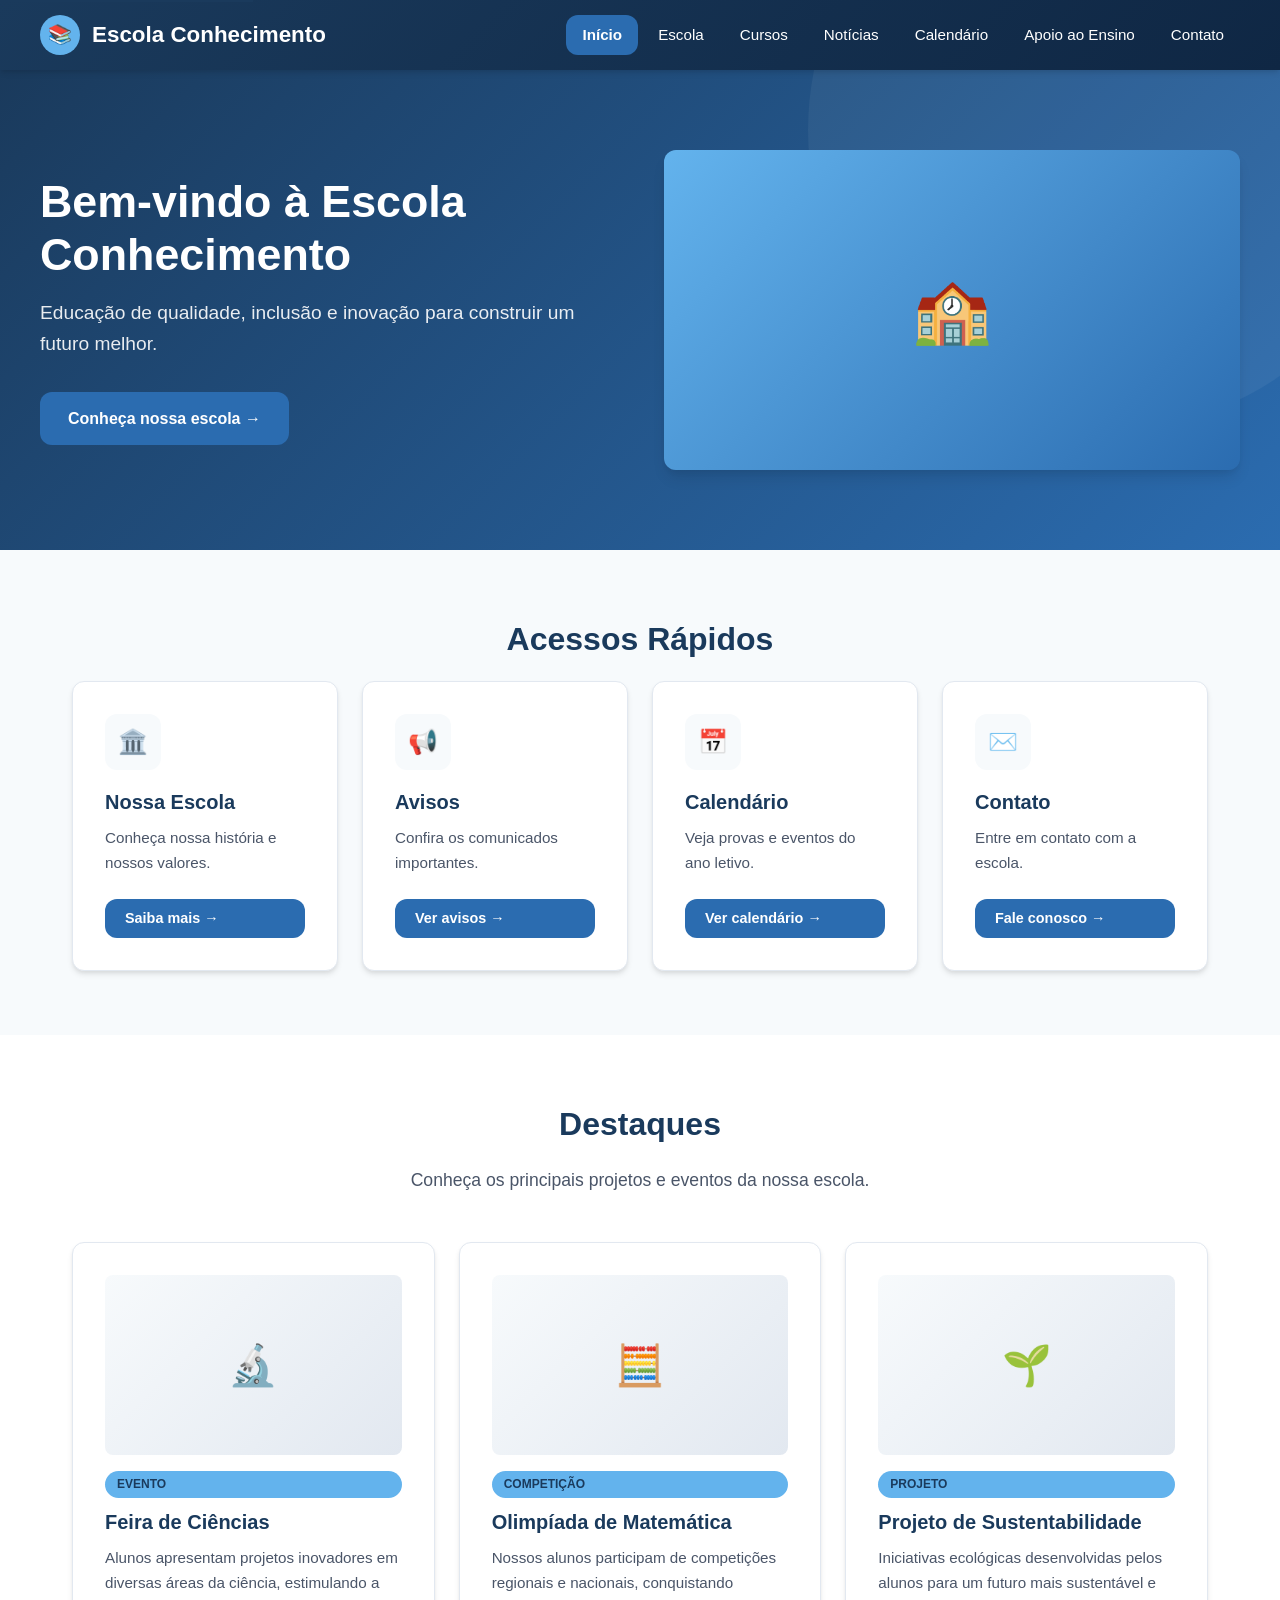
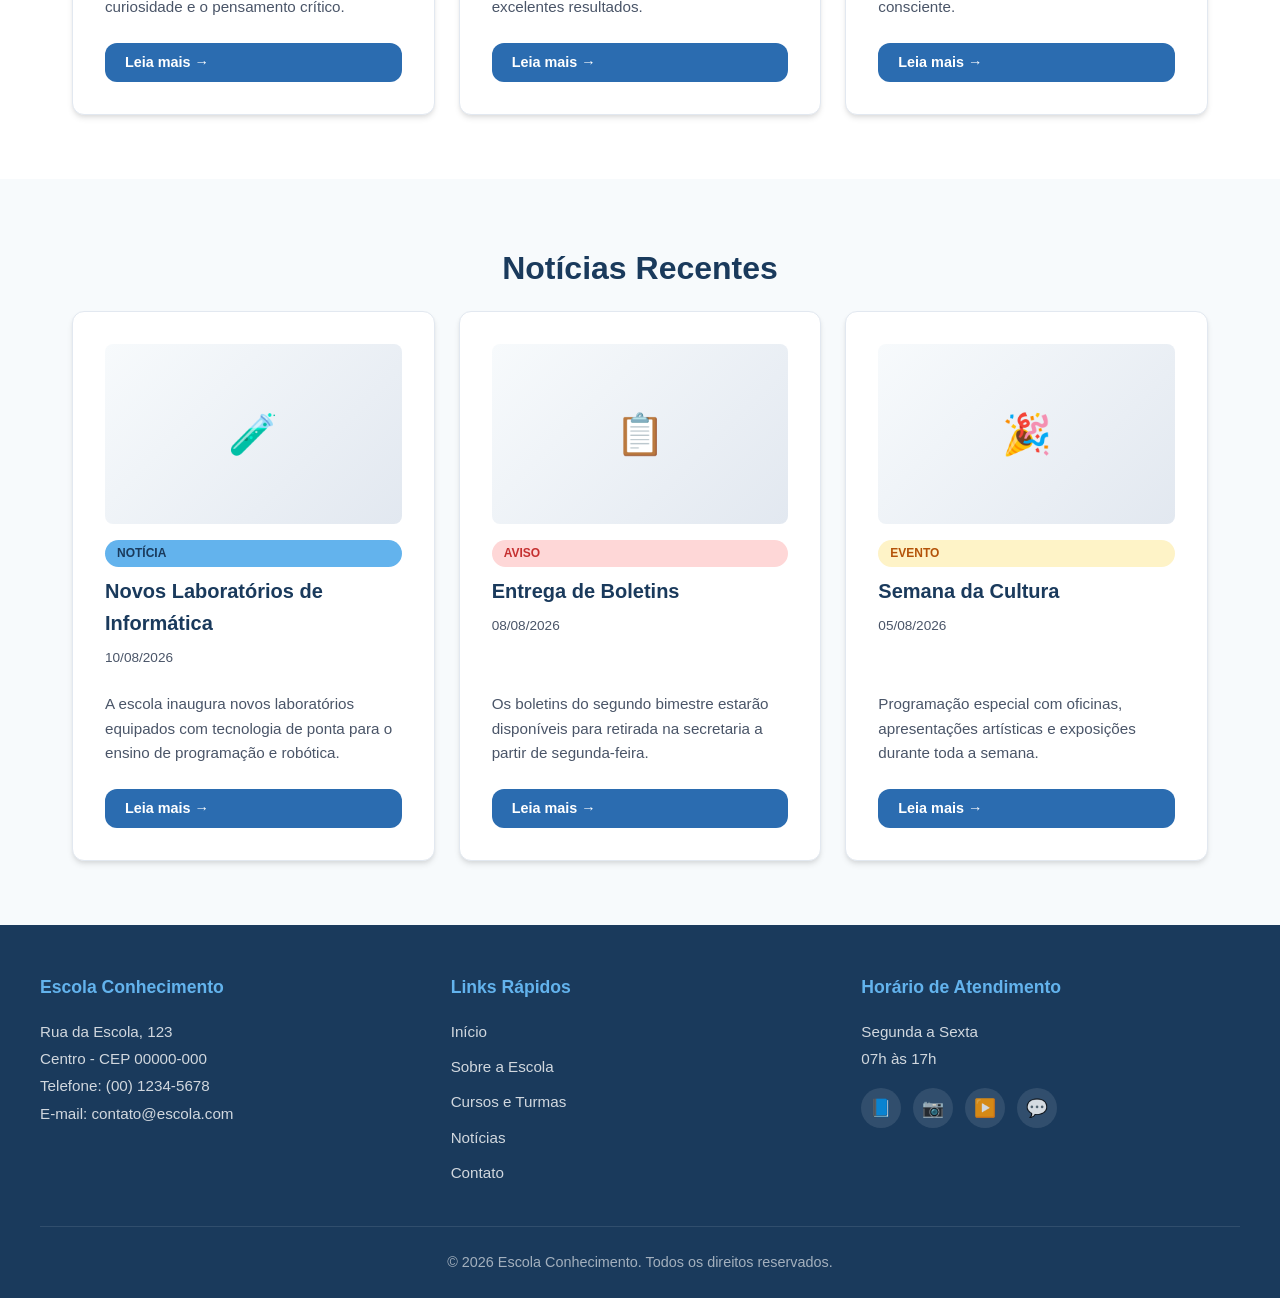
<file: index.html>
<!DOCTYPE html>
<html lang="pt-BR">
<head>
    <meta charset="UTF-8">
    <meta name="viewport" content="width=device-width, initial-scale=1.0">
    <meta name="description" content="Escola Conhecimento - Educação de qualidade, inclusão e inovação.">
    <title>Início | Escola Conhecimento</title>
    <link rel="stylesheet" href="css/style.css">
    <link rel="icon" href="data:image/svg+xml,<svg xmlns='http://www.w3.org/2000/svg' viewBox='0 0 100 100'><text y='.9em' font-size='90'>📚</text></svg>">
</head>
<body>
<header class="header" role="banner">
    <a href="#conteudo" class="skip-link">Pular para o conteúdo principal</a>
    <div class="header-container">
        <a href="index.html" class="logo" aria-label="Escola Conhecimento - Página inicial">
            <div class="logo-icon" aria-hidden="true">📚</div>
            <span>Escola Conhecimento</span>
        </a>
        <button class="menu-toggle" aria-label="Abrir menu de navegação" aria-expanded="false" aria-controls="menu-principal">☰</button>
        <nav class="nav" id="menu-principal" role="navigation" aria-label="Menu principal">
            <a href="index.html" class="nav-link">Início</a>
            <a href="escola.html" class="nav-link">Escola</a>
            <a href="cursos.html" class="nav-link">Cursos</a>
            <a href="noticias.html" class="nav-link">Notícias</a>
            <a href="calendario.html" class="nav-link">Calendário</a>
            <a href="apoio.html" class="nav-link">Apoio ao Ensino</a>
            <a href="contato.html" class="nav-link">Contato</a>
        </nav>
    </div>
</header>
<main id="conteudo" class="main" role="main">

    <!-- HERO -->
    <section class="hero" aria-label="Apresentação da escola">
        <div class="hero-container">
            <div>
                <h1 class="hero-title">Bem-vindo à Escola Conhecimento</h1>
                <p class="hero-text">Educação de qualidade, inclusão e inovação para construir um futuro melhor.</p>
                <a href="escola.html" class="btn btn-primary">Conheça nossa escola →</a>
            </div>
            <div class="hero-image" role="img" aria-label="Ilustração de estudantes em uma escola moderna">
                🏫
            </div>
        </div>
    </section>

    <!-- ACESSOS RÁPIDOS -->
    <section class="section acessos" aria-labelledby="acessos-titulo">
        <div class="container">
            <h2 id="acessos-titulo" class="section-title">Acessos Rápidos</h2>
            <div class="cards-grid">
                <article class="card">
                    <div class="card-icon" aria-hidden="true">🏛️</div>
                    <h3 class="card-title">Nossa Escola</h3>
                    <p class="card-text">Conheça nossa história e nossos valores.</p>
                    <a href="escola.html" class="btn btn-primary btn-small">Saiba mais →</a>
                </article>
                <article class="card">
                    <div class="card-icon" aria-hidden="true">📢</div>
                    <h3 class="card-title">Avisos</h3>
                    <p class="card-text">Confira os comunicados importantes.</p>
                    <a href="noticias.html" class="btn btn-primary btn-small">Ver avisos →</a>
                </article>
                <article class="card">
                    <div class="card-icon" aria-hidden="true">📅</div>
                    <h3 class="card-title">Calendário</h3>
                    <p class="card-text">Veja provas e eventos do ano letivo.</p>
                    <a href="calendario.html" class="btn btn-primary btn-small">Ver calendário →</a>
                </article>
                <article class="card">
                    <div class="card-icon" aria-hidden="true">✉️</div>
                    <h3 class="card-title">Contato</h3>
                    <p class="card-text">Entre em contato com a escola.</p>
                    <a href="contato.html" class="btn btn-primary btn-small">Fale conosco →</a>
                </article>
            </div>
        </div>
    </section>

    <!-- DESTAQUES -->
    <section class="section" aria-labelledby="destaques-titulo">
        <div class="container">
            <h2 id="destaques-titulo" class="section-title">Destaques</h2>
            <p class="section-subtitle">Conheça os principais projetos e eventos da nossa escola.</p>
            <div class="cards-grid">
                <article class="card">
                    <div class="card-image" role="img" aria-label="Feira de Ciências">
                        🔬
                    </div>
                    <span class="destaque-tag">Evento</span>
                    <h3 class="card-title">Feira de Ciências</h3>
                    <p class="card-text">Alunos apresentam projetos inovadores em diversas áreas da ciência, estimulando a curiosidade e o pensamento crítico.</p>
                    <a href="noticias.html" class="btn btn-primary btn-small">Leia mais →</a>
                </article>
                <article class="card">
                    <div class="card-image" role="img" aria-label="Olimpíada de Matemática">
                        🧮
                    </div>
                    <span class="destaque-tag">Competição</span>
                    <h3 class="card-title">Olimpíada de Matemática</h3>
                    <p class="card-text">Nossos alunos participam de competições regionais e nacionais, conquistando excelentes resultados.</p>
                    <a href="noticias.html" class="btn btn-primary btn-small">Leia mais →</a>
                </article>
                <article class="card">
                    <div class="card-image" role="img" aria-label="Projeto de Sustentabilidade">
                        🌱
                    </div>
                    <span class="destaque-tag">Projeto</span>
                    <h3 class="card-title">Projeto de Sustentabilidade</h3>
                    <p class="card-text">Iniciativas ecológicas desenvolvidas pelos alunos para um futuro mais sustentável e consciente.</p>
                    <a href="noticias.html" class="btn btn-primary btn-small">Leia mais →</a>
                </article>
            </div>
        </div>
    </section>

    <!-- NOTÍCIAS RECENTES -->
    <section class="section bg-cinza" aria-labelledby="noticias-titulo">
        <div class="container">
            <h2 id="noticias-titulo" class="section-title">Notícias Recentes</h2>
            <div class="cards-grid">
                <article class="card noticia-card" data-categoria="noticia">
                    <div class="card-image" role="img" aria-label="Novos laboratórios">
                        🧪
                    </div>
                    <span class="destaque-tag">Notícia</span>
                    <h3 class="card-title">Novos Laboratórios de Informática</h3>
                    <p class="card-text" style="font-size: 0.85rem; color: var(--cinza-texto);">10/08/2026</p>
                    <p class="card-text">A escola inaugura novos laboratórios equipados com tecnologia de ponta para o ensino de programação e robótica.</p>
                    <a href="noticias.html" class="btn btn-primary btn-small">Leia mais →</a>
                </article>
                <article class="card noticia-card" data-categoria="aviso">
                    <div class="card-image" role="img" aria-label="Aviso importante">
                        📋
                    </div>
                    <span class="destaque-tag" style="background: #fed7d7; color: #c53030;">Aviso</span>
                    <h3 class="card-title">Entrega de Boletins</h3>
                    <p class="card-text" style="font-size: 0.85rem; color: var(--cinza-texto);">08/08/2026</p>
                    <p class="card-text">Os boletins do segundo bimestre estarão disponíveis para retirada na secretaria a partir de segunda-feira.</p>
                    <a href="noticias.html" class="btn btn-primary btn-small">Leia mais →</a>
                </article>
                <article class="card noticia-card" data-categoria="evento">
                    <div class="card-image" role="img" aria-label="Evento escolar">
                        🎉
                    </div>
                    <span class="destaque-tag" style="background: #fef3c7; color: #b45309;">Evento</span>
                    <h3 class="card-title">Semana da Cultura</h3>
                    <p class="card-text" style="font-size: 0.85rem; color: var(--cinza-texto);">05/08/2026</p>
                    <p class="card-text">Programação especial com oficinas, apresentações artísticas e exposições durante toda a semana.</p>
                    <a href="noticias.html" class="btn btn-primary btn-small">Leia mais →</a>
                </article>
            </div>
        </div>
    </section>

</main>
<footer class="footer" role="contentinfo">
    <div class="footer-container">
        <div class="footer-grid">
            <div class="footer-col">
                <h4>Escola Conhecimento</h4>
                <p>Rua da Escola, 123<br>Centro - CEP 00000-000</p>
                <p>Telefone: (00) 1234-5678</p>
                <p>E-mail: contato@escola.com</p>
            </div>
            <div class="footer-col">
                <h4>Links Rápidos</h4>
                <ul class="footer-links">
                    <li><a href="index.html">Início</a></li>
                    <li><a href="escola.html">Sobre a Escola</a></li>
                    <li><a href="cursos.html">Cursos e Turmas</a></li>
                    <li><a href="noticias.html">Notícias</a></li>
                    <li><a href="contato.html">Contato</a></li>
                </ul>
            </div>
            <div class="footer-col">
                <h4>Horário de Atendimento</h4>
                <p>Segunda a Sexta<br>07h às 17h</p>
                <div class="footer-social" aria-label="Redes sociais">
                    <a href="#" aria-label="Facebook"><span aria-hidden="true">📘</span></a>
                    <a href="#" aria-label="Instagram"><span aria-hidden="true">📷</span></a>
                    <a href="#" aria-label="YouTube"><span aria-hidden="true">▶️</span></a>
                    <a href="#" aria-label="WhatsApp"><span aria-hidden="true">💬</span></a>
                </div>
            </div>
        </div>
        <div class="footer-bottom">
            <p>© 2026 Escola Conhecimento. Todos os direitos reservados.</p>
        </div>
    </div>
</footer>
<script src="js/script.js"></script>
</body>
</html>
</file>
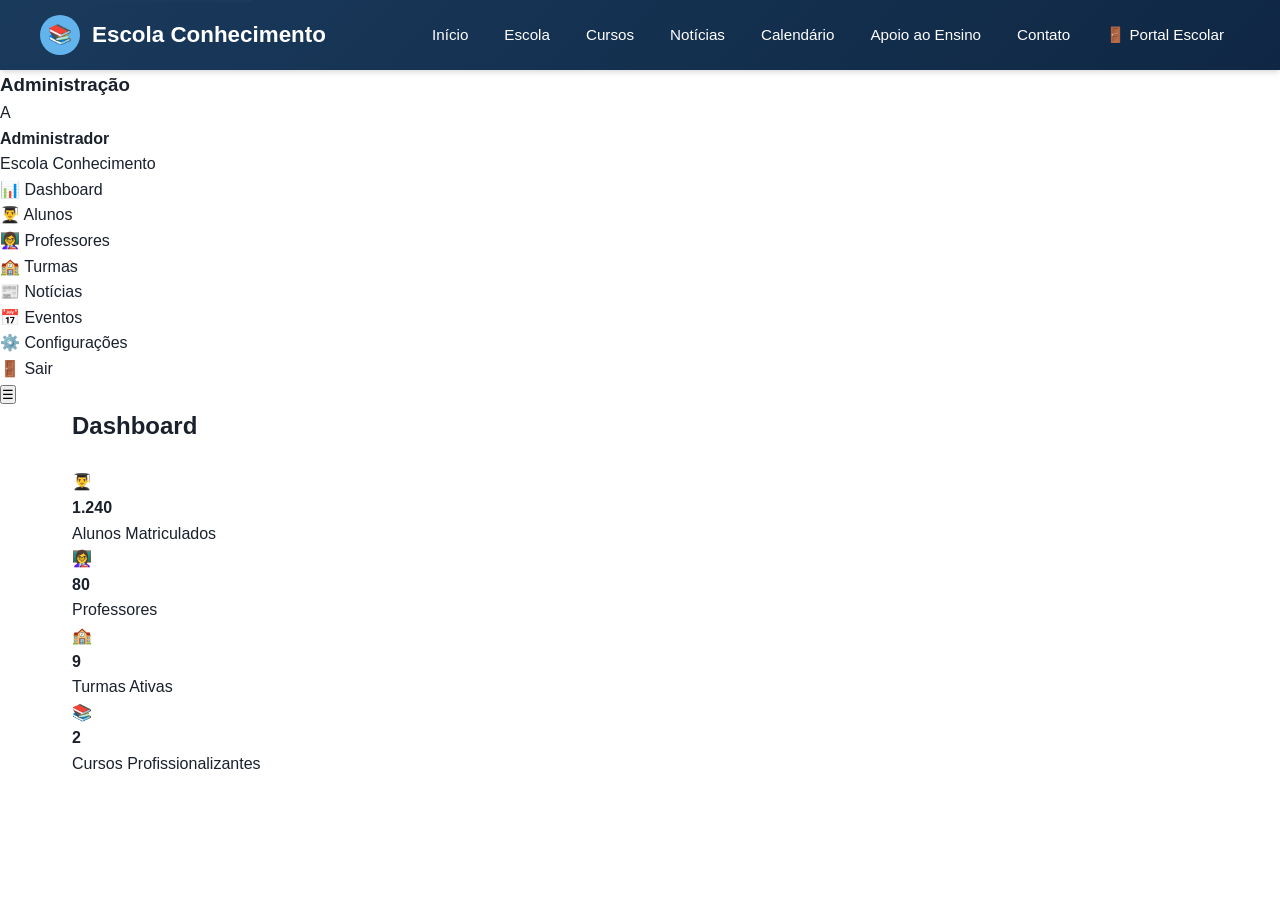
<file: admin.html>
<!DOCTYPE html>
<html lang="pt-BR">
<head>
    <meta charset="UTF-8">
    <meta name="viewport" content="width=device-width, initial-scale=1.0">
    <title>Administração | Escola Conhecimento</title>
    <link rel="stylesheet" href="css/style.css">
    <link rel="icon" href="data:image/svg+xml,<svg xmlns='http://www.w3.org/2000/svg' viewBox='0 0 100 100'><text y='.9em' font-size='90'>📚</text></svg>">
</head>
<body>
<header class="header" role="banner">
    <a href="#conteudo" class="skip-link">Pular para o conteúdo principal</a>
    <div class="header-container">
        <a href="index.html" class="logo" aria-label="Escola Conhecimento - Página inicial">
            <div class="logo-icon" aria-hidden="true">📚</div>
            <span>Escola Conhecimento</span>
        </a>
        <button class="menu-toggle" aria-label="Abrir menu de navegação" aria-expanded="false" aria-controls="menu-principal">☰</button>
        <nav class="nav" id="menu-principal" role="navigation" aria-label="Menu principal">
            <a href="index.html" class="nav-link">Início</a>
            <a href="escola.html" class="nav-link">Escola</a>
            <a href="cursos.html" class="nav-link">Cursos</a>
            <a href="noticias.html" class="nav-link">Notícias</a>
            <a href="calendario.html" class="nav-link">Calendário</a>
            <a href="apoio.html" class="nav-link">Apoio ao Ensino</a>
            <a href="contato.html" class="nav-link">Contato</a>
            <a href="portal.html" class="nav-link portal">🚪 Portal Escolar</a>
        </nav>
    </div>
</header>
<main id="conteudo" class="main" role="main">
<div class="portal-layout">
    <aside class="sidebar" aria-label="Menu administrativo">
        <div class="sidebar-header">
            <h3>Administração</h3>
            <div class="sidebar-user">
                <div class="user-avatar">A</div>
                <div class="user-info">
                    <h4>Administrador</h4>
                    <p>Escola Conhecimento</p>
                </div>
            </div>
        </div>
        <ul class="sidebar-nav">
            <li><a href="#" data-secao="dashboard-admin" class="ativo"><span class="icon">📊</span> Dashboard</a></li>
            <li><a href="#" data-secao="alunos-admin"><span class="icon">👨‍🎓</span> Alunos</a></li>
            <li><a href="#" data-secao="professores-admin"><span class="icon">👩‍🏫</span> Professores</a></li>
            <li><a href="#" data-secao="turmas-admin"><span class="icon">🏫</span> Turmas</a></li>
            <li><a href="#" data-secao="noticias-admin"><span class="icon">📰</span> Notícias</a></li>
            <li><a href="#" data-secao="eventos-admin"><span class="icon">📅</span> Eventos</a></li>
            <li><a href="#" data-secao="config-admin"><span class="icon">⚙️</span> Configurações</a></li>
            <li><a href="portal.html"><span class="icon">🚪</span> Sair</a></li>
        </ul>
    </aside>

    <button class="sidebar-toggle" aria-label="Abrir menu" aria-expanded="false">☰</button>

    <div class="portal-content">
        <div class="container" id="dashboard-admin">

            <!-- DASHBOARD -->
            <div id="secao-dashboard-admin" class="secao-portal">
                <h2 style="color: var(--azul-900); margin-bottom: 1.5rem; font-size: 1.5rem;">Dashboard</h2>
                <div class="kpi-grid">
                    <div class="kpi-card"><div class="kpi-icon azul">👨‍🎓</div><div class="kpi-info"><h4>1.240</h4><p>Alunos Matriculados</p></div></div>
                    <div class="kpi-card"><div class="kpi-icon verde">👩‍🏫</div><div class="kpi-info"><h4>80</h4><p>Professores</p></div></div>
                    <div class="kpi-card"><div class="kpi-icon laranja">🏫</div><div class="kpi-info"><h4>9</h4><p>Turmas Ativas</p></div></div>
                    <div class="kpi-card"><div class="kpi-icon vermelho">📚</div><div class="kpi-info"><h4>2</h4><p>Cursos Profissionalizantes</p></div></div>
                </div>
            </div>

            <!-- ALUNOS -->
            <div id="secao-alunos-admin" class="secao-portal" style="display: none;">
                <h2 style="color: var(--azul-900); margin-bottom: 1.5rem; font-size: 1.5rem;">Alunos</h2>
                <div class="painel" id="tabela-alunos-admin"></div>
            </div>

            <!-- PROFESSORES -->
            <div id="secao-professores-admin" class="secao-portal" style="display: none;">
                <h2 style="color: var(--azul-900); margin-bottom: 1.5rem; font-size: 1.5rem;">Professores</h2>
                <div class="painel" id="tabela-professores-admin"></div>
            </div>

            <!-- TURMAS -->
            <div id="secao-turmas-admin" class="secao-portal" style="display: none;">
                <h2 style="color: var(--azul-900); margin-bottom: 1.5rem; font-size: 1.5rem;">Turmas</h2>
                <div class="painel" id="turmas-admin"></div>
            </div>

            <!-- NOTÍCIAS -->
            <div id="secao-noticias-admin" class="secao-portal" style="display: none;">
                <h2 style="color: var(--azul-900); margin-bottom: 1.5rem; font-size: 1.5rem;">Publicar Notícia</h2>
                <div class="painel">
                    <form id="form-noticia-admin">
                        <div class="form-group">
                            <label for="noticia-titulo">Título *</label>
                            <input type="text" id="noticia-titulo" placeholder="Título da notícia" required>
                        </div>
                        <div class="form-row">
                            <div class="form-group">
                                <label>Categoria</label>
                                <select>
                                    <option>Notícia</option>
                                    <option>Aviso</option>
                                    <option>Evento</option>
                                </select>
                            </div>
                            <div class="form-group">
                                <label>Data</label>
                                <input type="date">
                            </div>
                        </div>
                        <div class="form-group">
                            <label for="noticia-conteudo">Conteúdo *</label>
                            <textarea id="noticia-conteudo" rows="5" placeholder="Escreva o conteúdo da notícia..." required></textarea>
                        </div>
                        <button type="submit" class="btn btn-primary">Publicar Notícia →</button>
                    </form>
                </div>
            </div>

            <!-- EVENTOS -->
            <div id="secao-eventos-admin" class="secao-portal" style="display: none;">
                <h2 style="color: var(--azul-900); margin-bottom: 1.5rem; font-size: 1.5rem;">Adicionar Evento</h2>
                <div class="painel">
                    <form id="form-evento-admin">
                        <div class="form-group">
                            <label for="evento-titulo">Título do Evento *</label>
                            <input type="text" id="evento-titulo" placeholder="Ex: Feira de Ciências" required>
                        </div>
                        <div class="form-row">
                            <div class="form-group">
                                <label>Data *</label>
                                <input type="date" required>
                            </div>
                            <div class="form-group">
                                <label>Horário</label>
                                <input type="time">
                            </div>
                        </div>
                        <div class="form-group">
                            <label>Local</label>
                            <input type="text" placeholder="Ex: Auditório da escola">
                        </div>
                        <div class="form-group">
                            <label>Descrição</label>
                            <textarea rows="3" placeholder="Descreva o evento..."></textarea>
                        </div>
                        <button type="submit" class="btn btn-primary">Adicionar Evento →</button>
                    </form>
                </div>
            </div>

            <!-- CONFIGURAÇÕES -->
            <div id="secao-config-admin" class="secao-portal" style="display: none;">
                <h2 style="color: var(--azul-900); margin-bottom: 1.5rem; font-size: 1.5rem;">Configurações</h2>
                <div class="painel">
                    <h3 style="margin-bottom: 1rem; color: var(--azul-900);">Informações da Escola</h3>
                    <div class="form-row">
                        <div class="form-group"><label>Nome da Escola</label><input type="text" value="Escola Conhecimento"></div>
                        <div class="form-group"><label>Telefone</label><input type="text" value="(00) 1234-5678"></div>
                    </div>
                    <div class="form-group"><label>Endereço</label><input type="text" value="Rua da Escola, 123"></div>
                    <div class="form-group"><label>E-mail</label><input type="email" value="contato@escola.com"></div>
                    <button class="btn btn-primary">Salvar Alterações →</button>
                </div>
            </div>

        </div>
    </div>
</div>
</main>
<script src="js/script.js"></script>
</body>
</html>
</file>
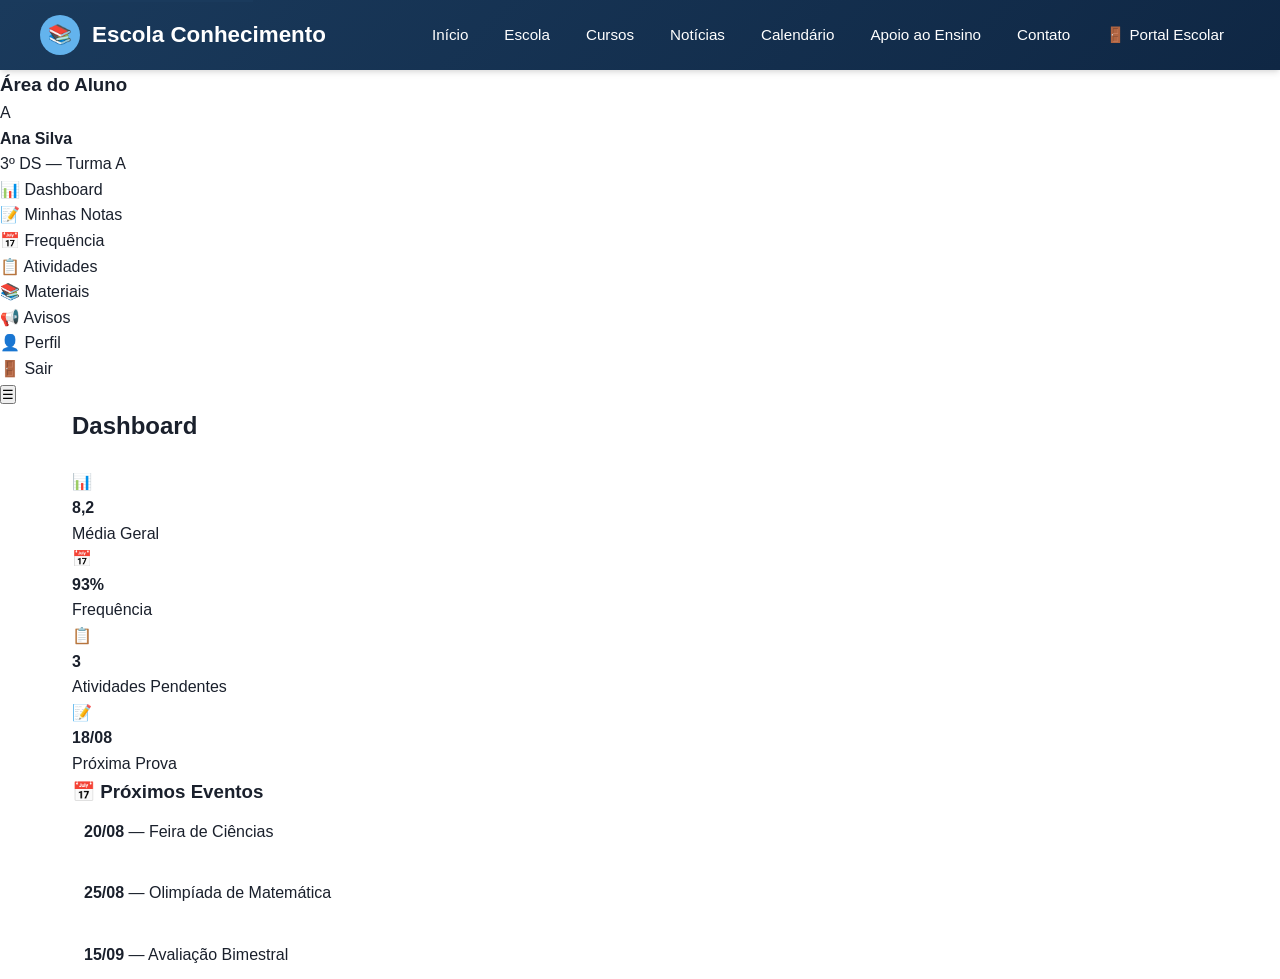
<file: aluno.html>
<!DOCTYPE html>
<html lang="pt-BR">
<head>
    <meta charset="UTF-8">
    <meta name="viewport" content="width=device-width, initial-scale=1.0">
    <title>Área do Aluno | Escola Conhecimento</title>
    <link rel="stylesheet" href="css/style.css">
    <link rel="icon" href="data:image/svg+xml,<svg xmlns='http://www.w3.org/2000/svg' viewBox='0 0 100 100'><text y='.9em' font-size='90'>📚</text></svg>">
</head>
<body>
<header class="header" role="banner">
    <a href="#conteudo" class="skip-link">Pular para o conteúdo principal</a>
    <div class="header-container">
        <a href="index.html" class="logo" aria-label="Escola Conhecimento - Página inicial">
            <div class="logo-icon" aria-hidden="true">📚</div>
            <span>Escola Conhecimento</span>
        </a>
        <button class="menu-toggle" aria-label="Abrir menu de navegação" aria-expanded="false" aria-controls="menu-principal">☰</button>
        <nav class="nav" id="menu-principal" role="navigation" aria-label="Menu principal">
            <a href="index.html" class="nav-link">Início</a>
            <a href="escola.html" class="nav-link">Escola</a>
            <a href="cursos.html" class="nav-link">Cursos</a>
            <a href="noticias.html" class="nav-link">Notícias</a>
            <a href="calendario.html" class="nav-link">Calendário</a>
            <a href="apoio.html" class="nav-link">Apoio ao Ensino</a>
            <a href="contato.html" class="nav-link">Contato</a>
            <a href="portal.html" class="nav-link portal">🚪 Portal Escolar</a>
        </nav>
    </div>
</header>
<main id="conteudo" class="main" role="main">
<div class="portal-layout">
    <aside class="sidebar" aria-label="Menu do aluno">
        <div class="sidebar-header">
            <h3>Área do Aluno</h3>
            <div class="sidebar-user">
                <div class="user-avatar">A</div>
                <div class="user-info">
                    <h4>Ana Silva</h4>
                    <p>3º DS — Turma A</p>
                </div>
            </div>
        </div>
        <ul class="sidebar-nav">
            <li><a href="#" data-secao="dashboard-aluno" class="ativo"><span class="icon">📊</span> Dashboard</a></li>
            <li><a href="#" data-secao="notas-aluno"><span class="icon">📝</span> Minhas Notas</a></li>
            <li><a href="#" data-secao="frequencia-aluno"><span class="icon">📅</span> Frequência</a></li>
            <li><a href="#" data-secao="atividades-aluno"><span class="icon">📋</span> Atividades</a></li>
            <li><a href="#" data-secao="materiais-aluno"><span class="icon">📚</span> Materiais</a></li>
            <li><a href="#" data-secao="avisos-aluno"><span class="icon">📢</span> Avisos</a></li>
            <li><a href="#" data-secao="perfil-aluno"><span class="icon">👤</span> Perfil</a></li>
            <li><a href="portal.html"><span class="icon">🚪</span> Sair</a></li>
        </ul>
    </aside>

    <button class="sidebar-toggle" aria-label="Abrir menu" aria-expanded="false">☰</button>

    <div class="portal-content">
        <div class="container">

            <!-- DASHBOARD -->
            <div id="secao-dashboard-aluno" class="secao-portal">
                <h2 style="color: var(--azul-900); margin-bottom: 1.5rem; font-size: 1.5rem;">Dashboard</h2>
                <div class="kpi-grid">
                    <div class="kpi-card"><div class="kpi-icon azul">📊</div><div class="kpi-info"><h4>8,2</h4><p>Média Geral</p></div></div>
                    <div class="kpi-card"><div class="kpi-icon verde">📅</div><div class="kpi-info"><h4>93%</h4><p>Frequência</p></div></div>
                    <div class="kpi-card"><div class="kpi-icon laranja">📋</div><div class="kpi-info"><h4>3</h4><p>Atividades Pendentes</p></div></div>
                    <div class="kpi-card"><div class="kpi-icon vermelho">📝</div><div class="kpi-info"><h4>18/08</h4><p>Próxima Prova</p></div></div>
                </div>
                <div class="painel">
                    <div class="painel-header"><h3>📅 Próximos Eventos</h3></div>
                    <ul style="list-style: none; display: flex; flex-direction: column; gap: 0.75rem;">
                        <li style="padding: 0.75rem; background: var(--cinza-50); border-radius: var(--raio); border-left: 4px solid var(--azul-500);"><strong>20/08</strong> — Feira de Ciências</li>
                        <li style="padding: 0.75rem; background: var(--cinza-50); border-radius: var(--raio); border-left: 4px solid var(--amarelo);"><strong>25/08</strong> — Olimpíada de Matemática</li>
                        <li style="padding: 0.75rem; background: var(--cinza-50); border-radius: var(--raio); border-left: 4px solid var(--verde);"><strong>15/09</strong> — Avaliação Bimestral</li>
                    </ul>
                </div>
            </div>

            <!-- NOTAS -->
            <div id="secao-notas-aluno" class="secao-portal" style="display: none;">
                <h2 style="color: var(--azul-900); margin-bottom: 1.5rem; font-size: 1.5rem;">Minhas Notas</h2>
                <div class="painel" id="tabela-notas-aluno"></div>
            </div>

            <!-- FREQUÊNCIA -->
            <div id="secao-frequencia-aluno" class="secao-portal" style="display: none;">
                <h2 style="color: var(--azul-900); margin-bottom: 1.5rem; font-size: 1.5rem;">Frequência</h2>
                <div class="painel" id="frequencia-aluno"></div>
            </div>

            <!-- ATIVIDADES -->
            <div id="secao-atividades-aluno" class="secao-portal" style="display: none;">
                <h2 style="color: var(--azul-900); margin-bottom: 1.5rem; font-size: 1.5rem;">Atividades</h2>
                <div class="painel" id="atividades-aluno"></div>
            </div>

            <!-- MATERIAIS -->
            <div id="secao-materiais-aluno" class="secao-portal" style="display: none;">
                <h2 style="color: var(--azul-900); margin-bottom: 1.5rem; font-size: 1.5rem;">Materiais</h2>
                <div class="painel" id="materiais-aluno"></div>
            </div>

            <!-- AVISOS -->
            <div id="secao-avisos-aluno" class="secao-portal" style="display: none;">
                <h2 style="color: var(--azul-900); margin-bottom: 1.5rem; font-size: 1.5rem;">Avisos</h2>
                <div class="painel" id="avisos-aluno"></div>
            </div>

            <!-- PERFIL -->
            <div id="secao-perfil-aluno" class="secao-portal" style="display: none;">
                <h2 style="color: var(--azul-900); margin-bottom: 1.5rem; font-size: 1.5rem;">Perfil</h2>
                <div class="painel">
                    <div style="display: flex; align-items: center; gap: 1.5rem; margin-bottom: 1.5rem;">
                        <div style="width: 80px; height: 80px; border-radius: 50%; background: linear-gradient(135deg, var(--azul-500), var(--azul-400)); display: flex; align-items: center; justify-content: center; color: white; font-size: 2rem; font-weight: 700;">A</div>
                        <div>
                            <h3 style="color: var(--azul-900); font-size: 1.3rem;">Ana Silva</h3>
                            <p style="color: var(--cinza-500);">3º DS — Turma A • Desenvolvimento de Sistemas</p>
                        </div>
                    </div>
                    <div style="display: grid; grid-template-columns: 1fr 1fr; gap: 1rem;">
                        <div><strong>Matrícula:</strong> 2023001</div>
                        <div><strong>Data de Nascimento:</strong> 15/03/2008</div>
                        <div><strong>E-mail:</strong> ana.silva@escola.com</div>
                        <div><strong>Telefone:</strong> (00) 98765-4321</div>
                    </div>
                </div>
            </div>

        </div>
    </div>
</div>
</main>
<script src="js/script.js"></script>
</body>
</html>
</file>
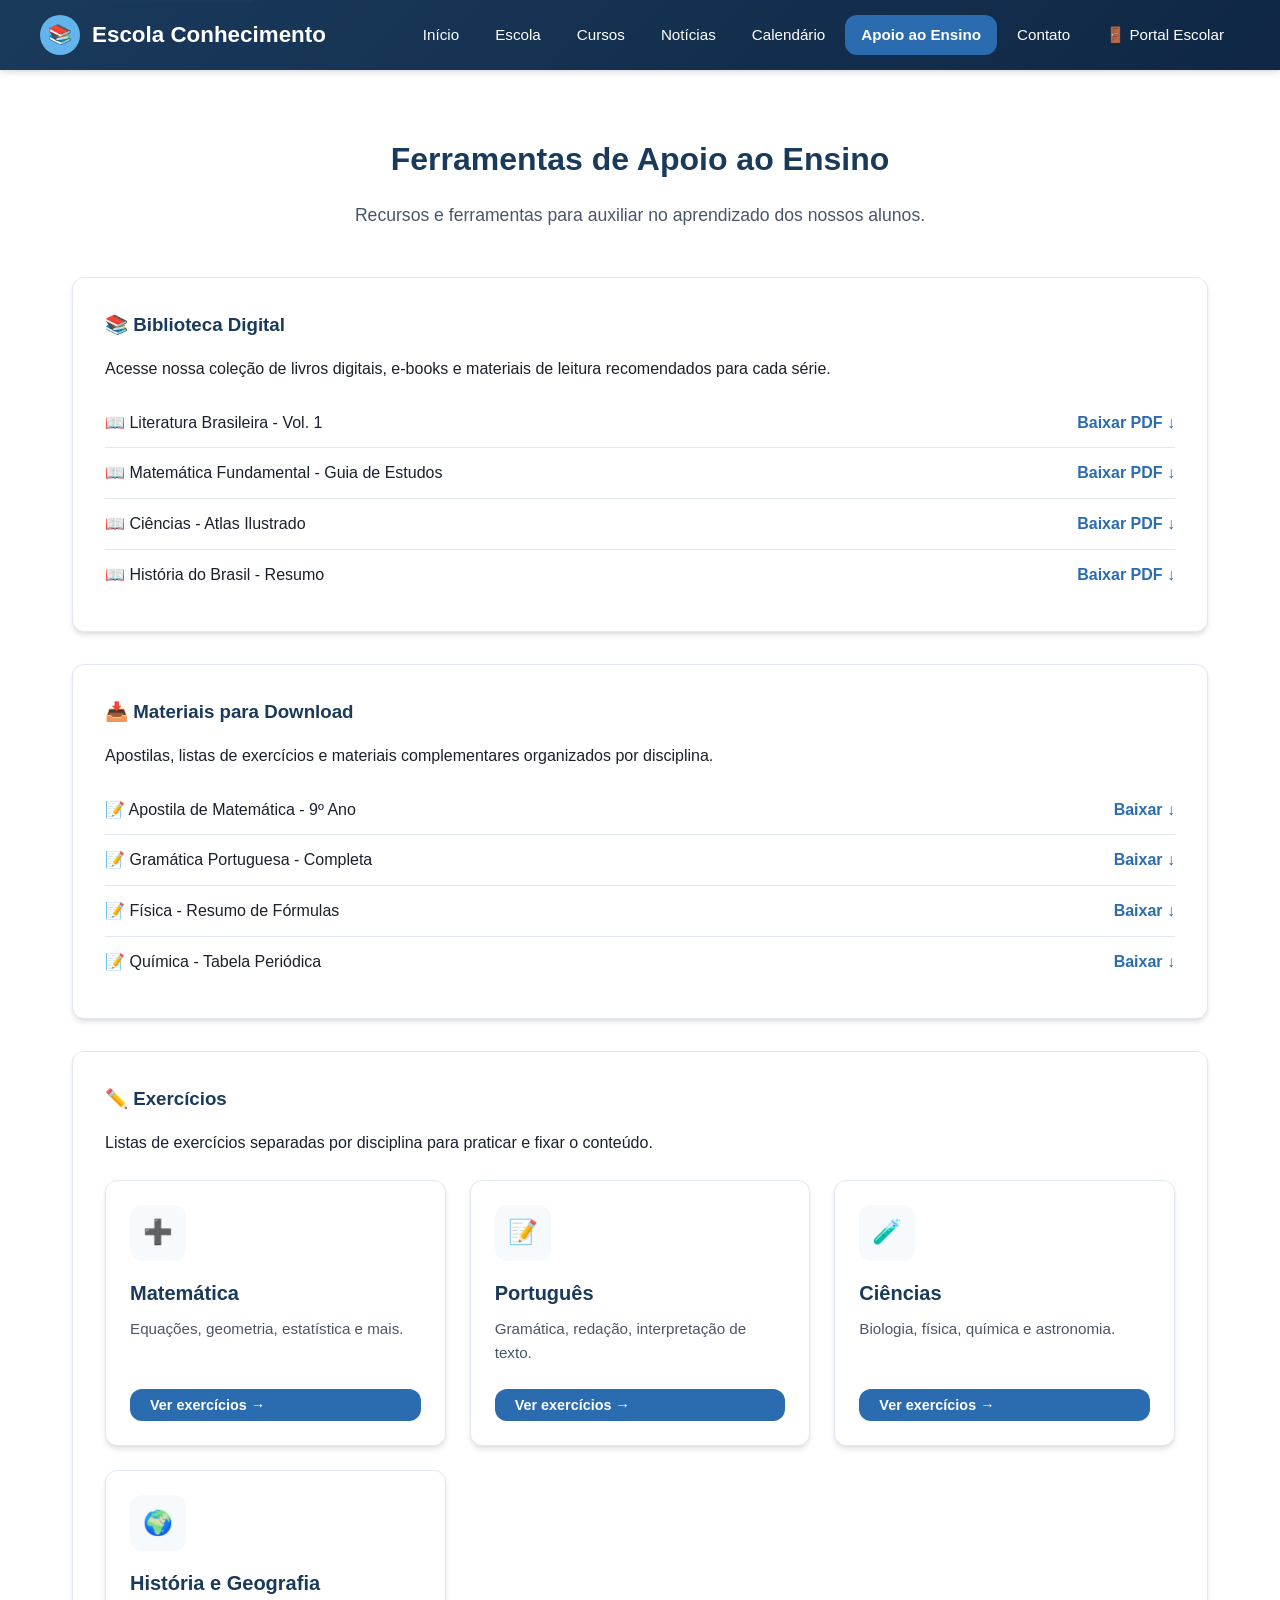
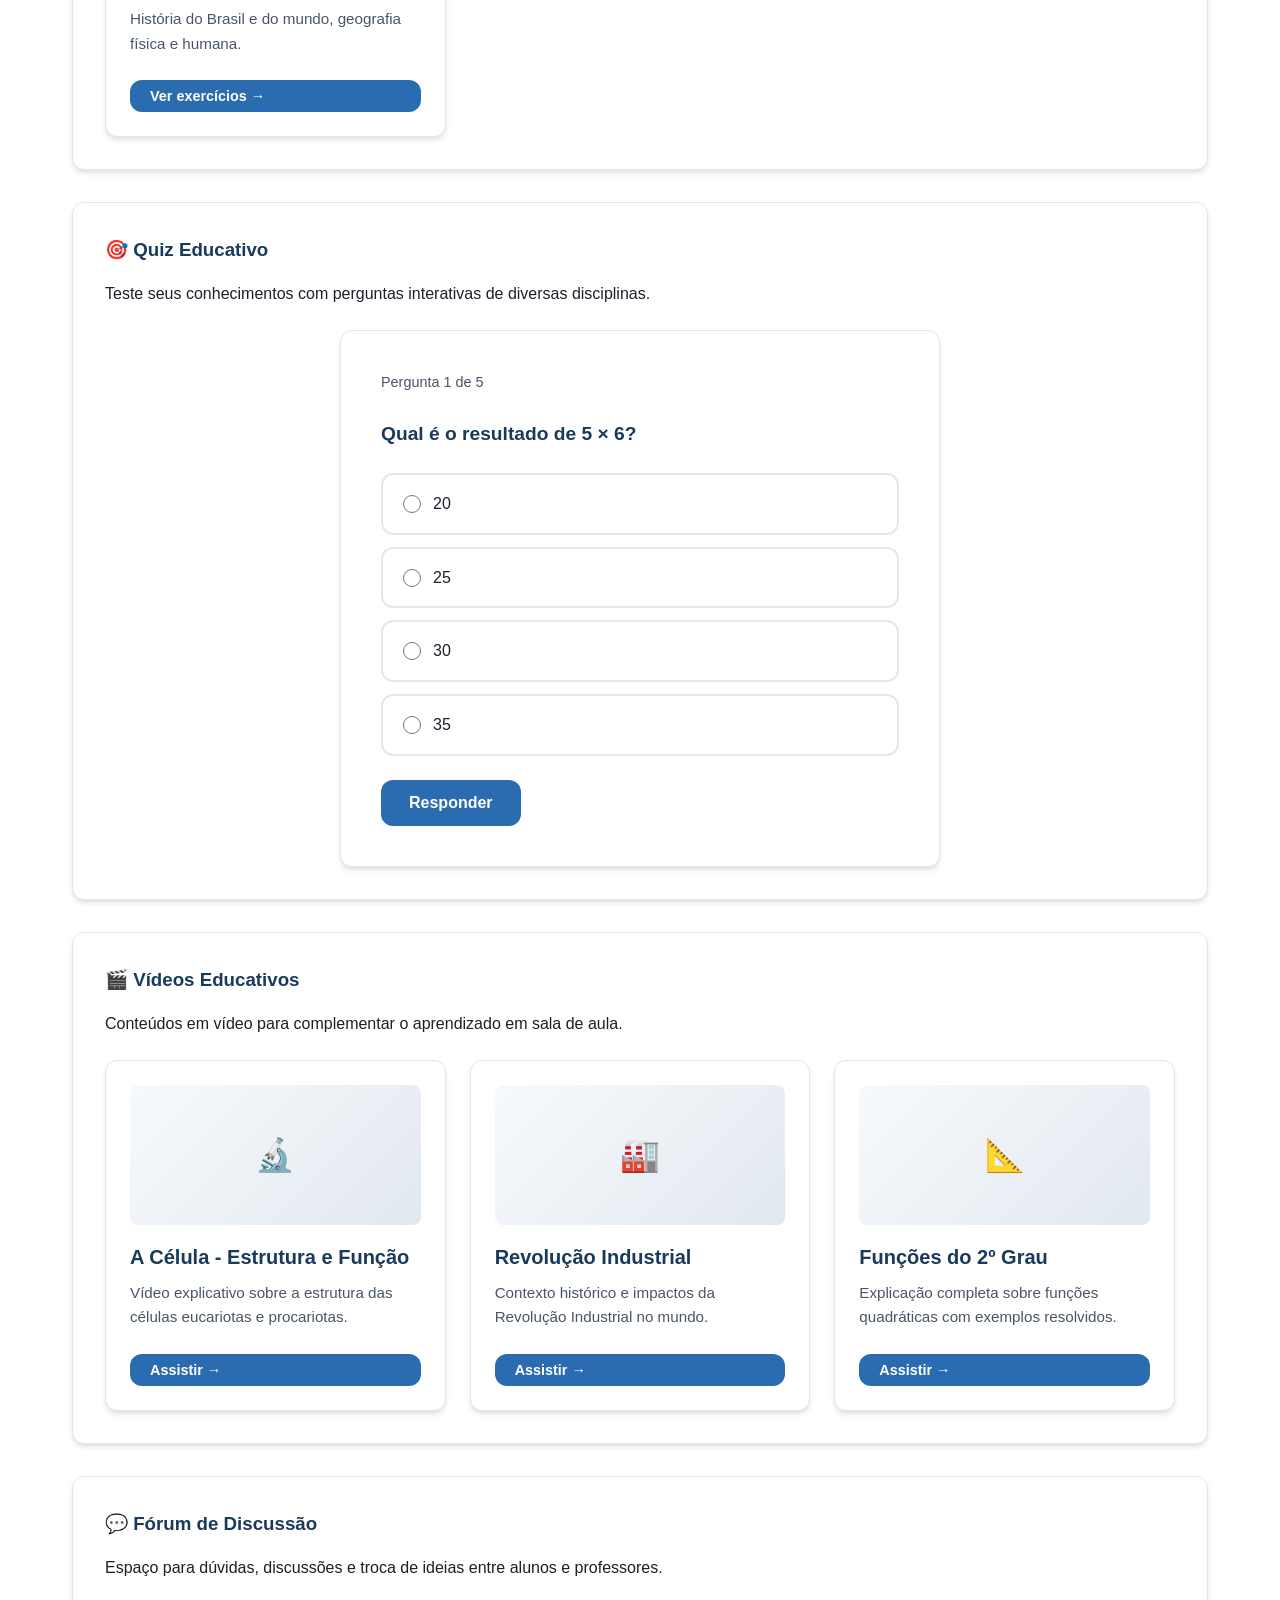
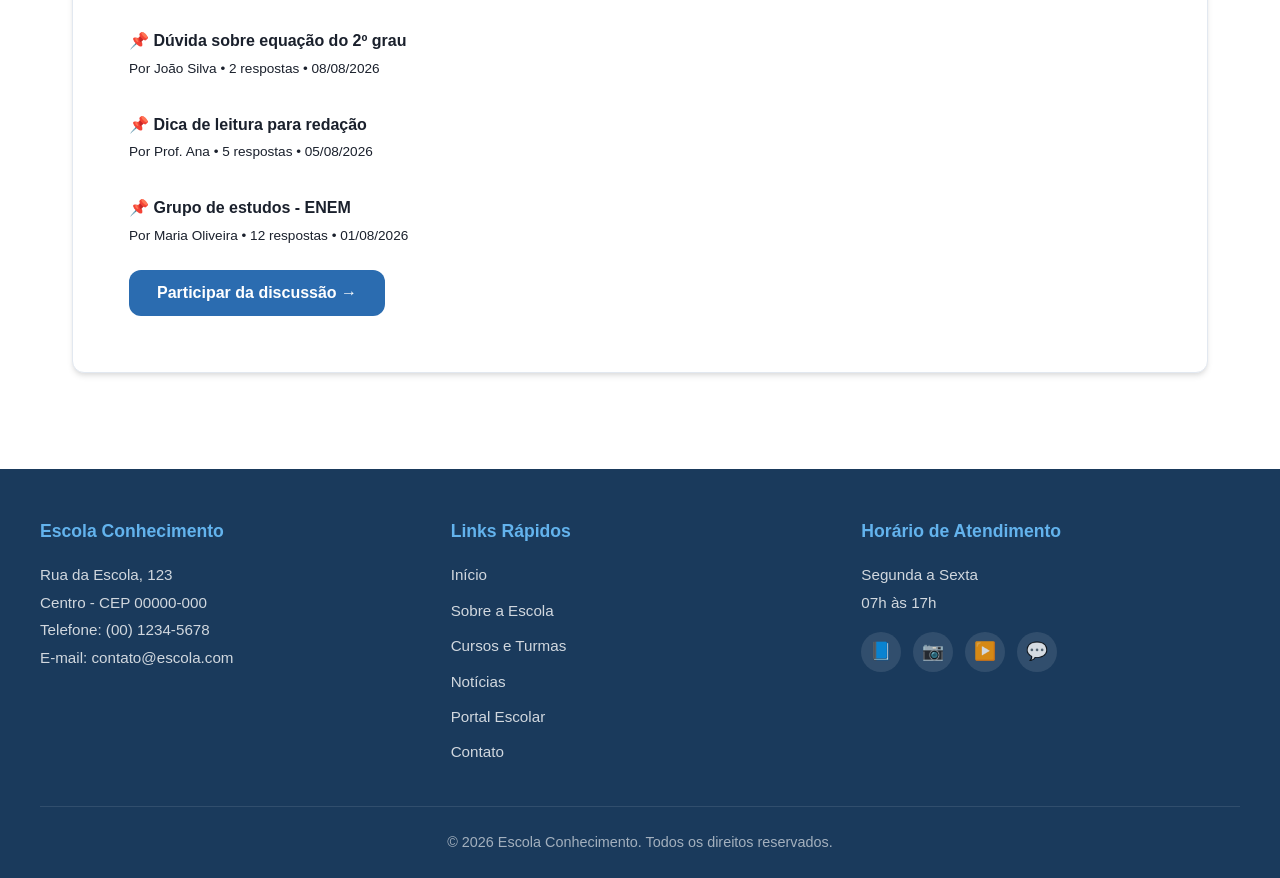
<file: apoio.html>
<!DOCTYPE html>
<html lang="pt-BR">
<head>
    <meta charset="UTF-8">
    <meta name="viewport" content="width=device-width, initial-scale=1.0">
    <meta name="description" content="Escola Conhecimento - Educação de qualidade, inclusão e inovação.">
    <title>Apoio ao Ensino | Escola Conhecimento</title>
    <link rel="stylesheet" href="css/style.css">
    <link rel="icon" href="data:image/svg+xml,<svg xmlns='http://www.w3.org/2000/svg' viewBox='0 0 100 100'><text y='.9em' font-size='90'>📚</text></svg>">
</head>
<body>
<header class="header" role="banner">
    <a href="#conteudo" class="skip-link">Pular para o conteúdo principal</a>
    <div class="header-container">
        <a href="index.html" class="logo" aria-label="Escola Conhecimento - Página inicial">
            <div class="logo-icon" aria-hidden="true">📚</div>
            <span>Escola Conhecimento</span>
        </a>
        <button class="menu-toggle" aria-label="Abrir menu de navegação" aria-expanded="false" aria-controls="menu-principal">☰</button>
        <nav class="nav" id="menu-principal" role="navigation" aria-label="Menu principal">
            <a href="index.html" class="nav-link">Início</a>
            <a href="escola.html" class="nav-link">Escola</a>
            <a href="cursos.html" class="nav-link">Cursos</a>
            <a href="noticias.html" class="nav-link">Notícias</a>
            <a href="calendario.html" class="nav-link">Calendário</a>
            <a href="apoio.html" class="nav-link">Apoio ao Ensino</a>
            <a href="contato.html" class="nav-link">Contato</a>
            <a href="portal.html" class="nav-link portal">🚪 Portal Escolar</a>
        </nav>
    </div>
</header>
<main id="conteudo" class="main" role="main">

    <section class="section" aria-labelledby="apoio-titulo">
        <div class="container">
            <h2 id="apoio-titulo" class="section-title">Ferramentas de Apoio ao Ensino</h2>
            <p class="section-subtitle">Recursos e ferramentas para auxiliar no aprendizado dos nossos alunos.</p>

            <article class="ferramenta-card" aria-labelledby="bib-titulo">
                <h3 id="bib-titulo">📚 Biblioteca Digital</h3>
                <p>Acesse nossa coleção de livros digitais, e-books e materiais de leitura recomendados para cada série.</p>
                <ul class="lista-downloads" style="margin-top: 1rem;">
                    <li><span>📖 Literatura Brasileira - Vol. 1</span><a href="#" class="download-link">Baixar PDF ↓</a></li>
                    <li><span>📖 Matemática Fundamental - Guia de Estudos</span><a href="#" class="download-link">Baixar PDF ↓</a></li>
                    <li><span>📖 Ciências - Atlas Ilustrado</span><a href="#" class="download-link">Baixar PDF ↓</a></li>
                    <li><span>📖 História do Brasil - Resumo</span><a href="#" class="download-link">Baixar PDF ↓</a></li>
                </ul>
            </article>

            <article class="ferramenta-card" aria-labelledby="mat-titulo">
                <h3 id="mat-titulo">📥 Materiais para Download</h3>
                <p>Apostilas, listas de exercícios e materiais complementares organizados por disciplina.</p>
                <ul class="lista-downloads" style="margin-top: 1rem;">
                    <li><span>📝 Apostila de Matemática - 9º Ano</span><a href="#" class="download-link">Baixar ↓</a></li>
                    <li><span>📝 Gramática Portuguesa - Completa</span><a href="#" class="download-link">Baixar ↓</a></li>
                    <li><span>📝 Física - Resumo de Fórmulas</span><a href="#" class="download-link">Baixar ↓</a></li>
                    <li><span>📝 Química - Tabela Periódica</span><a href="#" class="download-link">Baixar ↓</a></li>
                </ul>
            </article>

            <article class="ferramenta-card" aria-labelledby="ex-titulo">
                <h3 id="ex-titulo">✏️ Exercícios</h3>
                <p>Listas de exercícios separadas por disciplina para praticar e fixar o conteúdo.</p>
                <div class="cards-grid" style="margin-top: 1.5rem;">
                    <div class="card" style="padding: 1.5rem;">
                        <div class="card-icon" aria-hidden="true">➕</div>
                        <h4 class="card-title">Matemática</h4>
                        <p class="card-text">Equações, geometria, estatística e mais.</p>
                        <button class="btn btn-primary btn-small">Ver exercícios →</button>
                    </div>
                    <div class="card" style="padding: 1.5rem;">
                        <div class="card-icon" aria-hidden="true">📝</div>
                        <h4 class="card-title">Português</h4>
                        <p class="card-text">Gramática, redação, interpretação de texto.</p>
                        <button class="btn btn-primary btn-small">Ver exercícios →</button>
                    </div>
                    <div class="card" style="padding: 1.5rem;">
                        <div class="card-icon" aria-hidden="true">🧪</div>
                        <h4 class="card-title">Ciências</h4>
                        <p class="card-text">Biologia, física, química e astronomia.</p>
                        <button class="btn btn-primary btn-small">Ver exercícios →</button>
                    </div>
                    <div class="card" style="padding: 1.5rem;">
                        <div class="card-icon" aria-hidden="true">🌍</div>
                        <h4 class="card-title">História e Geografia</h4>
                        <p class="card-text">História do Brasil e do mundo, geografia física e humana.</p>
                        <button class="btn btn-primary btn-small">Ver exercícios →</button>
                    </div>
                </div>
            </article>

            <article class="ferramenta-card" aria-labelledby="quiz-titulo">
                <h3 id="quiz-titulo">🎯 Quiz Educativo</h3>
                <p>Teste seus conhecimentos com perguntas interativas de diversas disciplinas.</p>
                <div class="quiz-container" id="quiz-container" style="margin-top: 1.5rem;"></div>
            </article>

            <article class="ferramenta-card" aria-labelledby="vid-titulo">
                <h3 id="vid-titulo">🎬 Vídeos Educativos</h3>
                <p>Conteúdos em vídeo para complementar o aprendizado em sala de aula.</p>
                <div class="cards-grid" style="margin-top: 1.5rem;">
                    <div class="card" style="padding: 1.5rem;">
                        <div class="card-image" style="height: 140px; font-size: 2rem;" role="img" aria-label="Vídeo sobre células">🔬</div>
                        <h4 class="card-title">A Célula - Estrutura e Função</h4>
                        <p class="card-text">Vídeo explicativo sobre a estrutura das células eucariotas e procariotas.</p>
                        <button class="btn btn-primary btn-small">Assistir →</button>
                    </div>
                    <div class="card" style="padding: 1.5rem;">
                        <div class="card-image" style="height: 140px; font-size: 2rem;" role="img" aria-label="Vídeo sobre revolução industrial">🏭</div>
                        <h4 class="card-title">Revolução Industrial</h4>
                        <p class="card-text">Contexto histórico e impactos da Revolução Industrial no mundo.</p>
                        <button class="btn btn-primary btn-small">Assistir →</button>
                    </div>
                    <div class="card" style="padding: 1.5rem;">
                        <div class="card-image" style="height: 140px; font-size: 2rem;" role="img" aria-label="Vídeo sobre funções matemáticas">📐</div>
                        <h4 class="card-title">Funções do 2º Grau</h4>
                        <p class="card-text">Explicação completa sobre funções quadráticas com exemplos resolvidos.</p>
                        <button class="btn btn-primary btn-small">Assistir →</button>
                    </div>
                </div>
            </article>

            <article class="ferramenta-card" aria-labelledby="forum-titulo">
                <h3 id="forum-titulo">💬 Fórum de Discussão</h3>
                <p>Espaço para dúvidas, discussões e troca de ideias entre alunos e professores.</p>
                <div style="margin-top: 1.5rem; background: var(--cinza-100); border-radius: var(--raio); padding: 1.5rem;">
                    <div style="border-bottom: 1px solid var(--cinza-200); padding-bottom: 1rem; margin-bottom: 1rem;">
                        <h4 style="color: var(--azul-900); margin-bottom: 0.25rem;">📌 Dúvida sobre equação do 2º grau</h4>
                        <p style="font-size: 0.85rem; color: var(--cinza-500);">Por João Silva • 2 respostas • 08/08/2026</p>
                    </div>
                    <div style="border-bottom: 1px solid var(--cinza-200); padding-bottom: 1rem; margin-bottom: 1rem;">
                        <h4 style="color: var(--azul-900); margin-bottom: 0.25rem;">📌 Dica de leitura para redação</h4>
                        <p style="font-size: 0.85rem; color: var(--cinza-500);">Por Prof. Ana • 5 respostas • 05/08/2026</p>
                    </div>
                    <div>
                        <h4 style="color: var(--azul-900); margin-bottom: 0.25rem;">📌 Grupo de estudos - ENEM</h4>
                        <p style="font-size: 0.85rem; color: var(--cinza-500);">Por Maria Oliveira • 12 respostas • 01/08/2026</p>
                    </div>
                    <button class="btn btn-primary" style="margin-top: 1.5rem;">Participar da discussão →</button>
                </div>
            </article>

        </div>
    </section>

</main>
<footer class="footer" role="contentinfo">
    <div class="footer-container">
        <div class="footer-grid">
            <div class="footer-col">
                <h4>Escola Conhecimento</h4>
                <p>Rua da Escola, 123<br>Centro - CEP 00000-000</p>
                <p>Telefone: (00) 1234-5678</p>
                <p>E-mail: contato@escola.com</p>
            </div>
            <div class="footer-col">
                <h4>Links Rápidos</h4>
                <ul class="footer-links">
                    <li><a href="index.html">Início</a></li>
                    <li><a href="escola.html">Sobre a Escola</a></li>
                    <li><a href="cursos.html">Cursos e Turmas</a></li>
                    <li><a href="noticias.html">Notícias</a></li>
                    <li><a href="portal.html">Portal Escolar</a></li>
                    <li><a href="contato.html">Contato</a></li>
                </ul>
            </div>
            <div class="footer-col">
                <h4>Horário de Atendimento</h4>
                <p>Segunda a Sexta<br>07h às 17h</p>
                <div class="footer-social" aria-label="Redes sociais">
                    <a href="#" aria-label="Facebook"><span aria-hidden="true">📘</span></a>
                    <a href="#" aria-label="Instagram"><span aria-hidden="true">📷</span></a>
                    <a href="#" aria-label="YouTube"><span aria-hidden="true">▶️</span></a>
                    <a href="#" aria-label="WhatsApp"><span aria-hidden="true">💬</span></a>
                </div>
            </div>
        </div>
        <div class="footer-bottom">
            <p>© 2026 Escola Conhecimento. Todos os direitos reservados.</p>
        </div>
    </div>
</footer>
<script src="js/script.js"></script>
</body>
</html>
</file>
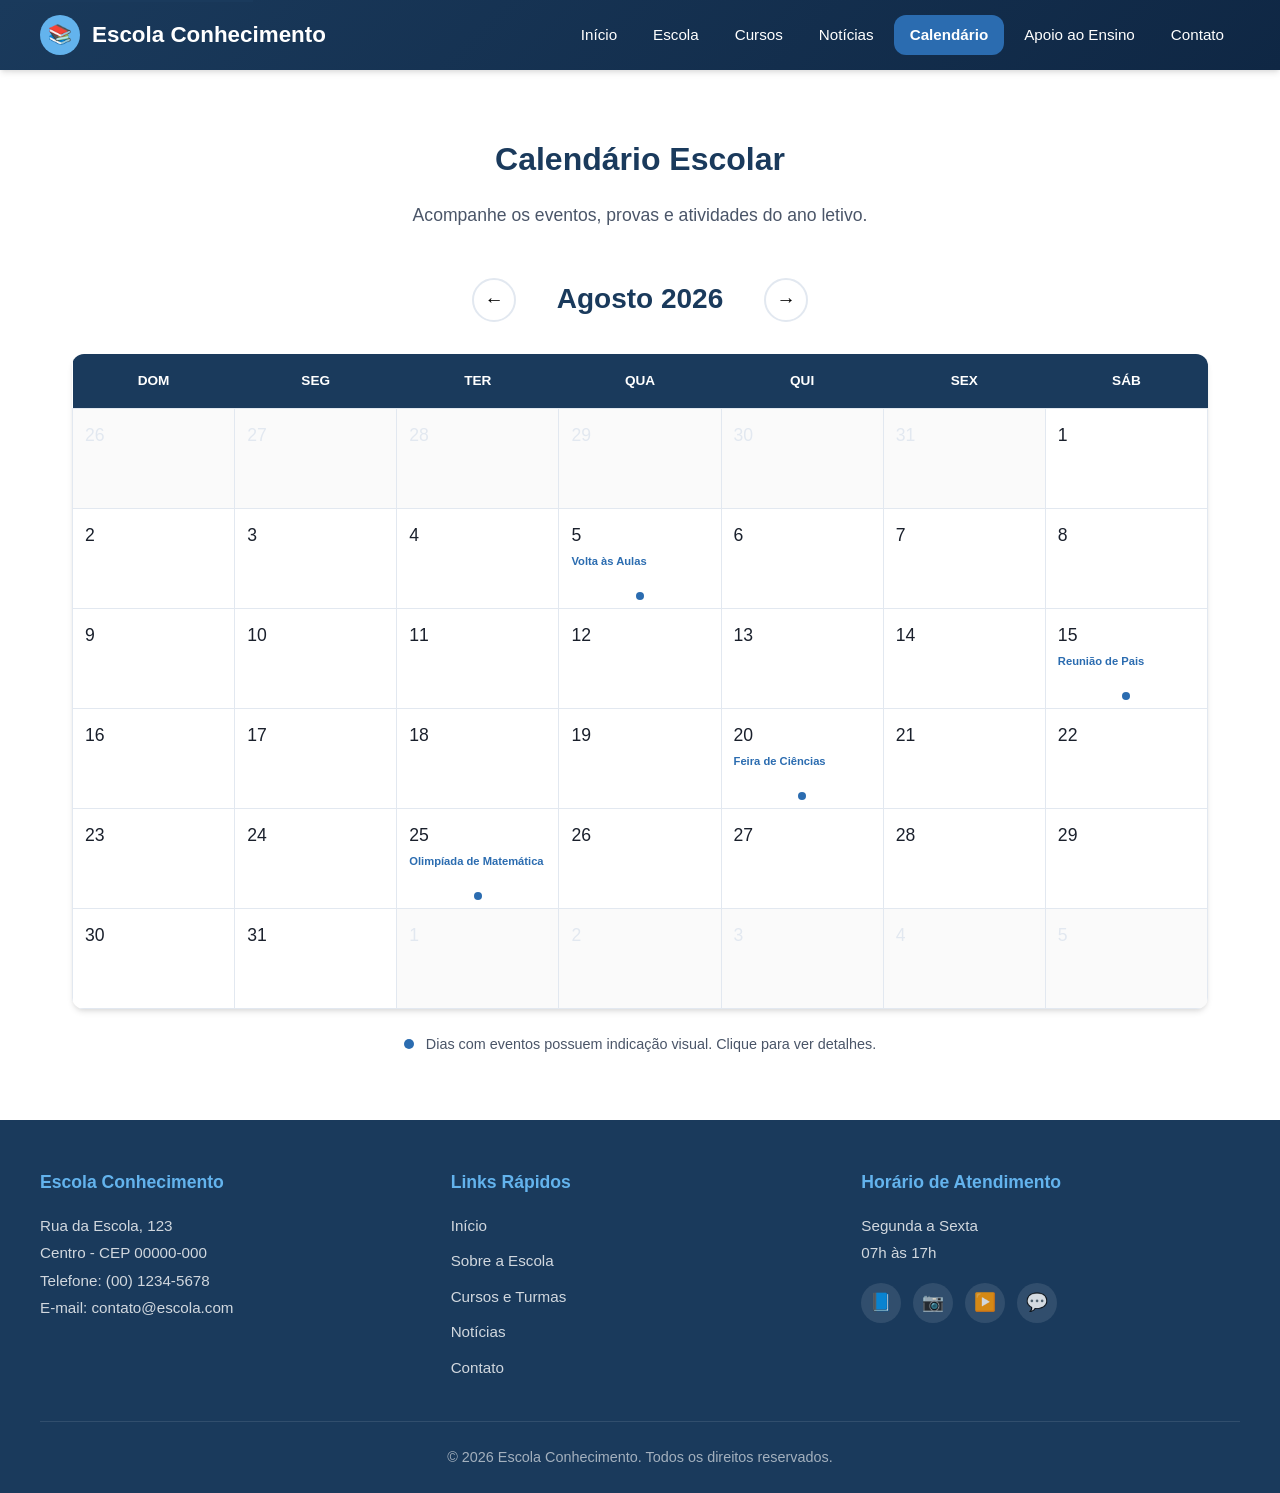
<file: calendario.html>
<!DOCTYPE html>
<html lang="pt-BR">
<head>
    <meta charset="UTF-8">
    <meta name="viewport" content="width=device-width, initial-scale=1.0">
    <meta name="description" content="Escola Conhecimento - Educação de qualidade, inclusão e inovação.">
    <title>Calendário Escolar | Escola Conhecimento</title>
    <link rel="stylesheet" href="css/style.css">
    <link rel="icon" href="data:image/svg+xml,<svg xmlns='http://www.w3.org/2000/svg' viewBox='0 0 100 100'><text y='.9em' font-size='90'>📚</text></svg>">
</head>
<body>
<header class="header" role="banner">
    <a href="#conteudo" class="skip-link">Pular para o conteúdo principal</a>
    <div class="header-container">
        <a href="index.html" class="logo" aria-label="Escola Conhecimento - Página inicial">
            <div class="logo-icon" aria-hidden="true">📚</div>
            <span>Escola Conhecimento</span>
        </a>
        <button class="menu-toggle" aria-label="Abrir menu de navegação" aria-expanded="false" aria-controls="menu-principal">☰</button>
        <nav class="nav" id="menu-principal" role="navigation" aria-label="Menu principal">
            <a href="index.html" class="nav-link">Início</a>
            <a href="escola.html" class="nav-link">Escola</a>
            <a href="cursos.html" class="nav-link">Cursos</a>
            <a href="noticias.html" class="nav-link">Notícias</a>
            <a href="calendario.html" class="nav-link">Calendário</a>
            <a href="apoio.html" class="nav-link">Apoio ao Ensino</a>
            <a href="contato.html" class="nav-link">Contato</a>
        </nav>
    </div>
</header>
<main id="conteudo" class="main" role="main">

    <section class="section" aria-labelledby="calendario-titulo">
        <div class="container">
            <h2 id="calendario-titulo" class="section-title">Calendário Escolar</h2>
            <p class="section-subtitle">Acompanhe os eventos, provas e atividades do ano letivo.</p>

            <div class="calendario-header">
                <button class="cal-nav" id="cal-anterior" aria-label="Mês anterior">←</button>
                <h2 id="cal-mes-ano">Agosto 2026</h2>
                <button class="cal-nav" id="cal-proximo" aria-label="Próximo mês">→</button>
            </div>

            <table class="calendario-tabela" id="calendario-tabela" role="grid" aria-label="Calendário escolar interativo">
                <!-- Gerado por JavaScript -->
            </table>

            <p class="text-center" style="margin-top: 1.5rem; color: var(--cinza-texto); font-size: 0.9rem;">
                <span style="display: inline-block; width: 10px; height: 10px; background: var(--azul-medio); border-radius: 50%; margin-right: 0.5rem;"></span>
                Dias com eventos possuem indicação visual. Clique para ver detalhes.
            </p>
        </div>
    </section>

    <!-- Modal de Evento -->
    <div class="modal-overlay" id="modal-evento" role="dialog" aria-modal="true" aria-labelledby="modal-titulo">
        <div class="modal">
            <button class="modal-fechar" id="modal-fechar" aria-label="Fechar modal">✕</button>
            <h3 id="modal-titulo"></h3>
            <p id="modal-data"></p>
            <p id="modal-horario"></p>
            <p id="modal-local"></p>
            <p id="modal-descricao"></p>
        </div>
    </div>

</main>
<footer class="footer" role="contentinfo">
    <div class="footer-container">
        <div class="footer-grid">
            <div class="footer-col">
                <h4>Escola Conhecimento</h4>
                <p>Rua da Escola, 123<br>Centro - CEP 00000-000</p>
                <p>Telefone: (00) 1234-5678</p>
                <p>E-mail: contato@escola.com</p>
            </div>
            <div class="footer-col">
                <h4>Links Rápidos</h4>
                <ul class="footer-links">
                    <li><a href="index.html">Início</a></li>
                    <li><a href="escola.html">Sobre a Escola</a></li>
                    <li><a href="cursos.html">Cursos e Turmas</a></li>
                    <li><a href="noticias.html">Notícias</a></li>
                    <li><a href="contato.html">Contato</a></li>
                </ul>
            </div>
            <div class="footer-col">
                <h4>Horário de Atendimento</h4>
                <p>Segunda a Sexta<br>07h às 17h</p>
                <div class="footer-social" aria-label="Redes sociais">
                    <a href="#" aria-label="Facebook"><span aria-hidden="true">📘</span></a>
                    <a href="#" aria-label="Instagram"><span aria-hidden="true">📷</span></a>
                    <a href="#" aria-label="YouTube"><span aria-hidden="true">▶️</span></a>
                    <a href="#" aria-label="WhatsApp"><span aria-hidden="true">💬</span></a>
                </div>
            </div>
        </div>
        <div class="footer-bottom">
            <p>© 2026 Escola Conhecimento. Todos os direitos reservados.</p>
        </div>
    </div>
</footer>
<script src="js/script.js"></script>
</body>
</html>
</file>
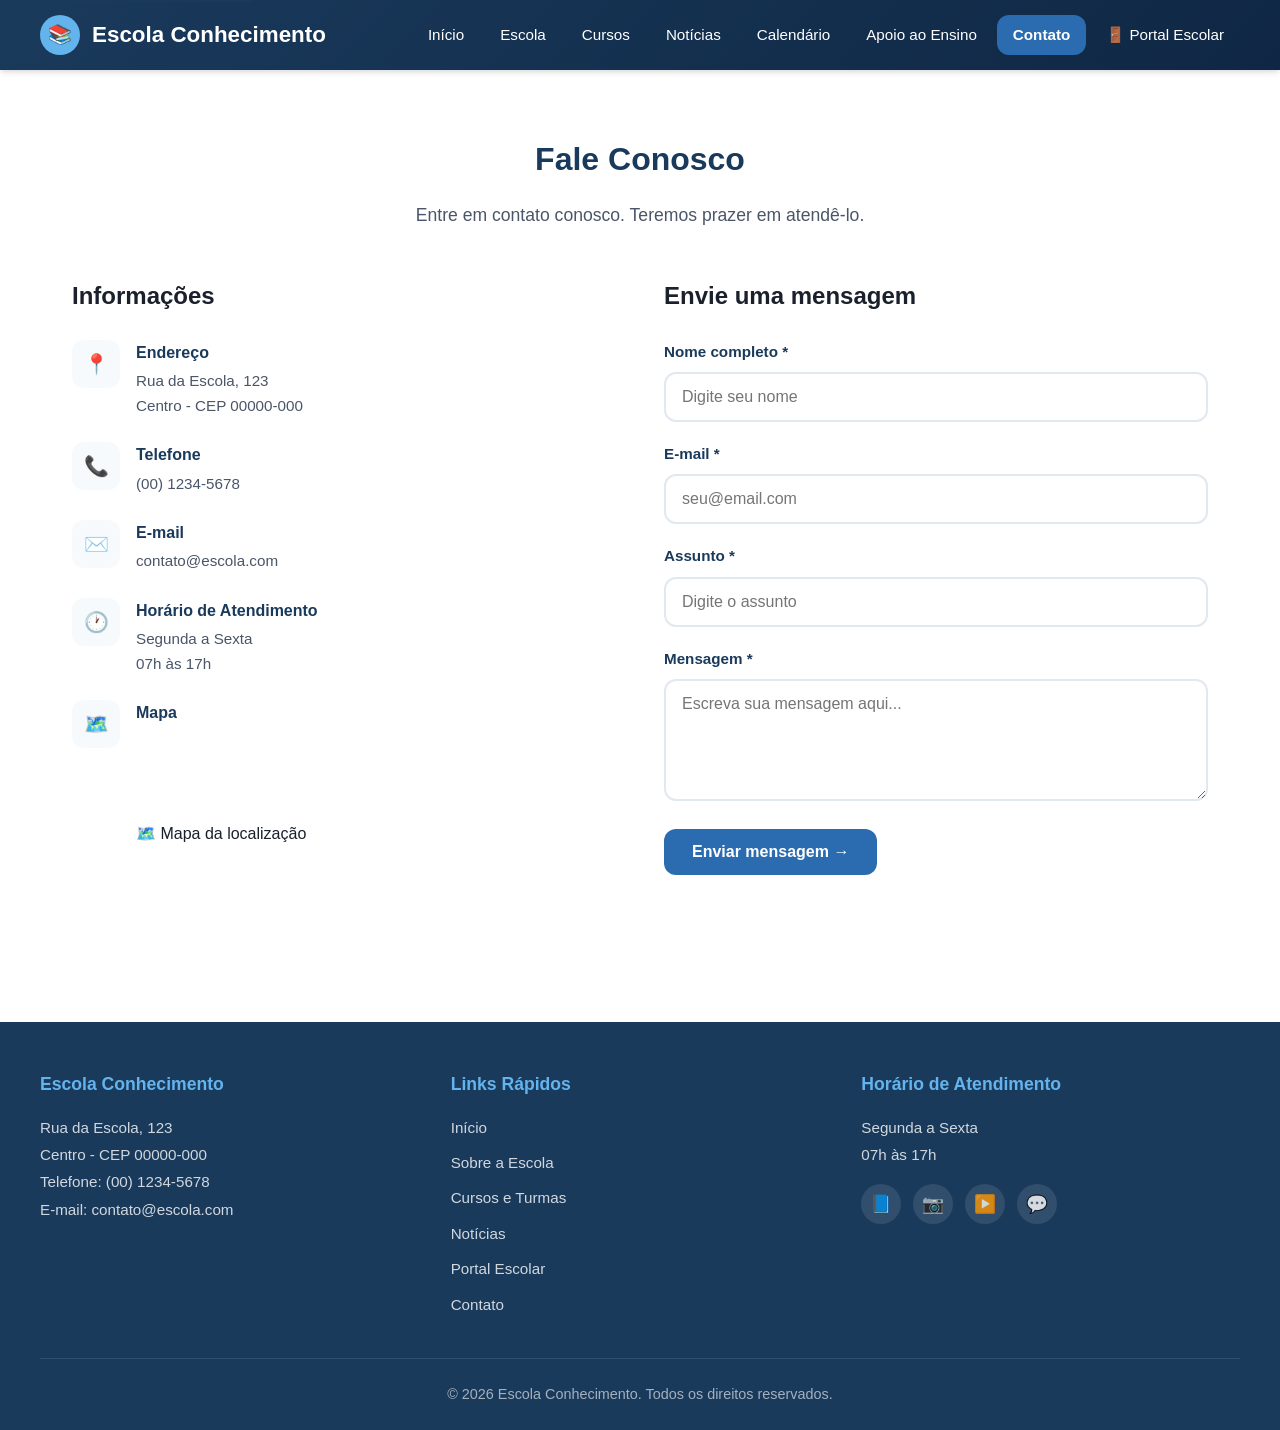
<file: contato.html>
<!DOCTYPE html>
<html lang="pt-BR">
<head>
    <meta charset="UTF-8">
    <meta name="viewport" content="width=device-width, initial-scale=1.0">
    <meta name="description" content="Escola Conhecimento - Educação de qualidade, inclusão e inovação.">
    <title>Contato | Escola Conhecimento</title>
    <link rel="stylesheet" href="css/style.css">
    <link rel="icon" href="data:image/svg+xml,<svg xmlns='http://www.w3.org/2000/svg' viewBox='0 0 100 100'><text y='.9em' font-size='90'>📚</text></svg>">
</head>
<body>
<header class="header" role="banner">
    <a href="#conteudo" class="skip-link">Pular para o conteúdo principal</a>
    <div class="header-container">
        <a href="index.html" class="logo" aria-label="Escola Conhecimento - Página inicial">
            <div class="logo-icon" aria-hidden="true">📚</div>
            <span>Escola Conhecimento</span>
        </a>
        <button class="menu-toggle" aria-label="Abrir menu de navegação" aria-expanded="false" aria-controls="menu-principal">☰</button>
        <nav class="nav" id="menu-principal" role="navigation" aria-label="Menu principal">
            <a href="index.html" class="nav-link">Início</a>
            <a href="escola.html" class="nav-link">Escola</a>
            <a href="cursos.html" class="nav-link">Cursos</a>
            <a href="noticias.html" class="nav-link">Notícias</a>
            <a href="calendario.html" class="nav-link">Calendário</a>
            <a href="apoio.html" class="nav-link">Apoio ao Ensino</a>
            <a href="contato.html" class="nav-link">Contato</a>
            <a href="portal.html" class="nav-link portal">🚪 Portal Escolar</a>
        </nav>
    </div>
</header>
<main id="conteudo" class="main" role="main">

    <section class="section" aria-labelledby="contato-titulo">
        <div class="container">
            <h2 id="contato-titulo" class="section-title">Fale Conosco</h2>
            <p class="section-subtitle">Entre em contato conosco. Teremos prazer em atendê-lo.</p>

            <div class="contato-grid">
                <div aria-labelledby="info-titulo">
                    <h3 id="info-titulo" style="color: var(--azul-900); margin-bottom: 1.5rem; font-size: 1.5rem;">Informações</h3>

                    <div class="info-item">
                        <div class="info-icon" aria-hidden="true">📍</div>
                        <div><h4>Endereço</h4><p>Rua da Escola, 123<br>Centro - CEP 00000-000</p></div>
                    </div>
                    <div class="info-item">
                        <div class="info-icon" aria-hidden="true">📞</div>
                        <div><h4>Telefone</h4><p>(00) 1234-5678</p></div>
                    </div>
                    <div class="info-item">
                        <div class="info-icon" aria-hidden="true">✉️</div>
                        <div><h4>E-mail</h4><p>contato@escola.com</p></div>
                    </div>
                    <div class="info-item">
                        <div class="info-icon" aria-hidden="true">🕐</div>
                        <div><h4>Horário de Atendimento</h4><p>Segunda a Sexta<br>07h às 17h</p></div>
                    </div>
                    <div class="info-item">
                        <div class="info-icon" aria-hidden="true">🗺️</div>
                        <div>
                            <h4>Mapa</h4>
                            <div style="background: var(--cinza-100); border-radius: var(--raio); height: 200px; display: flex; align-items: center; justify-content: center; color: var(--cinza-500); margin-top: 0.5rem;">🗺️ Mapa da localização</div>
                        </div>
                    </div>
                </div>

                <div aria-labelledby="form-titulo">
                    <h3 id="form-titulo" style="color: var(--azul-900); margin-bottom: 1.5rem; font-size: 1.5rem;">Envie uma mensagem</h3>

                    <div class="mensagem-sucesso" id="mensagem-sucesso" role="alert">
                        ✅ Mensagem enviada com sucesso! Em breve entraremos em contato.
                    </div>

                    <form id="form-contato" novalidate>
                        <div class="form-group">
                            <label for="nome">Nome completo <span aria-label="obrigatório">*</span></label>
                            <input type="text" id="nome" name="nome" placeholder="Digite seu nome" aria-required="true">
                            <span class="erro-msg">Por favor, preencha seu nome.</span>
                        </div>
                        <div class="form-group">
                            <label for="email">E-mail <span aria-label="obrigatório">*</span></label>
                            <input type="email" id="email" name="email" placeholder="seu@email.com" aria-required="true">
                            <span class="erro-msg">Por favor, insira um e-mail válido.</span>
                        </div>
                        <div class="form-group">
                            <label for="assunto">Assunto <span aria-label="obrigatório">*</span></label>
                            <input type="text" id="assunto" name="assunto" placeholder="Digite o assunto" aria-required="true">
                            <span class="erro-msg">Por favor, preencha o assunto.</span>
                        </div>
                        <div class="form-group">
                            <label for="mensagem">Mensagem <span aria-label="obrigatório">*</span></label>
                            <textarea id="mensagem" name="mensagem" rows="5" placeholder="Escreva sua mensagem aqui..." aria-required="true"></textarea>
                            <span class="erro-msg">Por favor, escreva sua mensagem.</span>
                        </div>
                        <button type="submit" class="btn btn-primary">Enviar mensagem →</button>
                    </form>
                </div>
            </div>
        </div>
    </section>

</main>
<footer class="footer" role="contentinfo">
    <div class="footer-container">
        <div class="footer-grid">
            <div class="footer-col">
                <h4>Escola Conhecimento</h4>
                <p>Rua da Escola, 123<br>Centro - CEP 00000-000</p>
                <p>Telefone: (00) 1234-5678</p>
                <p>E-mail: contato@escola.com</p>
            </div>
            <div class="footer-col">
                <h4>Links Rápidos</h4>
                <ul class="footer-links">
                    <li><a href="index.html">Início</a></li>
                    <li><a href="escola.html">Sobre a Escola</a></li>
                    <li><a href="cursos.html">Cursos e Turmas</a></li>
                    <li><a href="noticias.html">Notícias</a></li>
                    <li><a href="portal.html">Portal Escolar</a></li>
                    <li><a href="contato.html">Contato</a></li>
                </ul>
            </div>
            <div class="footer-col">
                <h4>Horário de Atendimento</h4>
                <p>Segunda a Sexta<br>07h às 17h</p>
                <div class="footer-social" aria-label="Redes sociais">
                    <a href="#" aria-label="Facebook"><span aria-hidden="true">📘</span></a>
                    <a href="#" aria-label="Instagram"><span aria-hidden="true">📷</span></a>
                    <a href="#" aria-label="YouTube"><span aria-hidden="true">▶️</span></a>
                    <a href="#" aria-label="WhatsApp"><span aria-hidden="true">💬</span></a>
                </div>
            </div>
        </div>
        <div class="footer-bottom">
            <p>© 2026 Escola Conhecimento. Todos os direitos reservados.</p>
        </div>
    </div>
</footer>
<script src="js/script.js"></script>
</body>
</html>
</file>
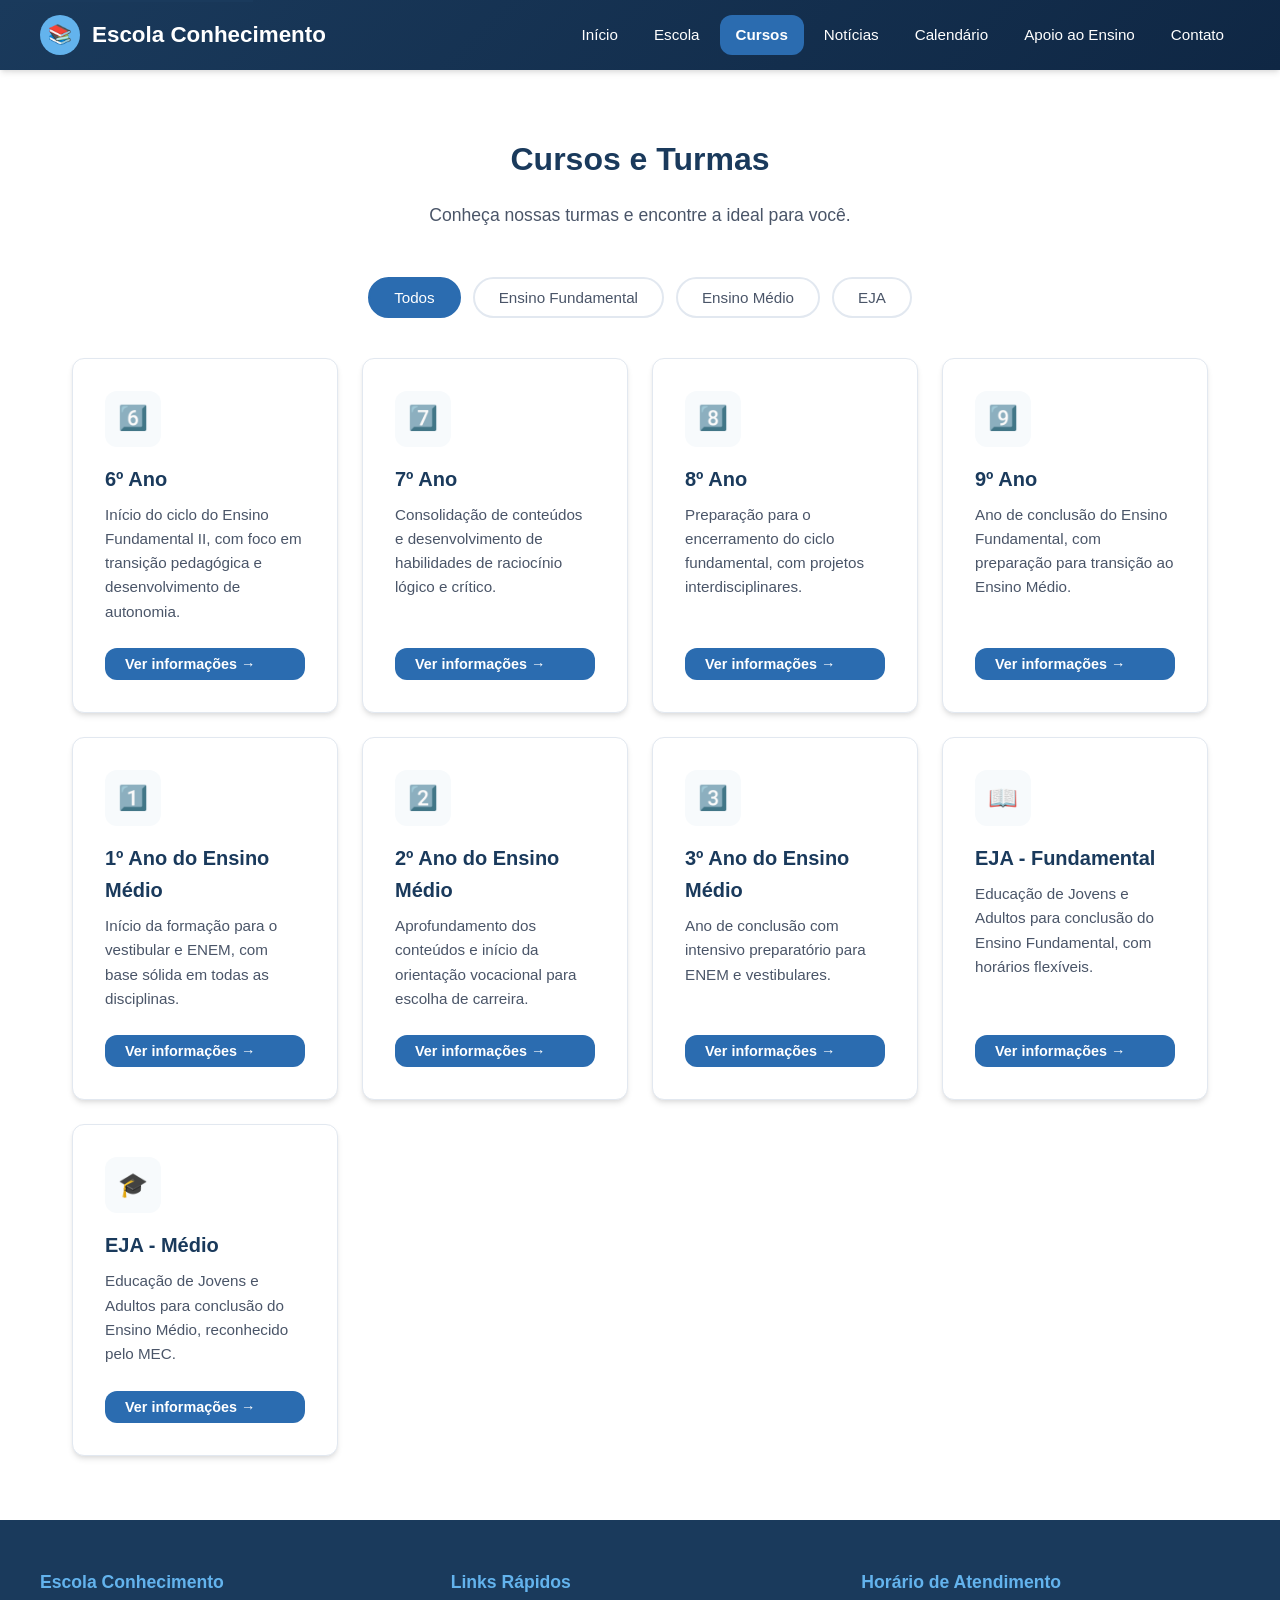
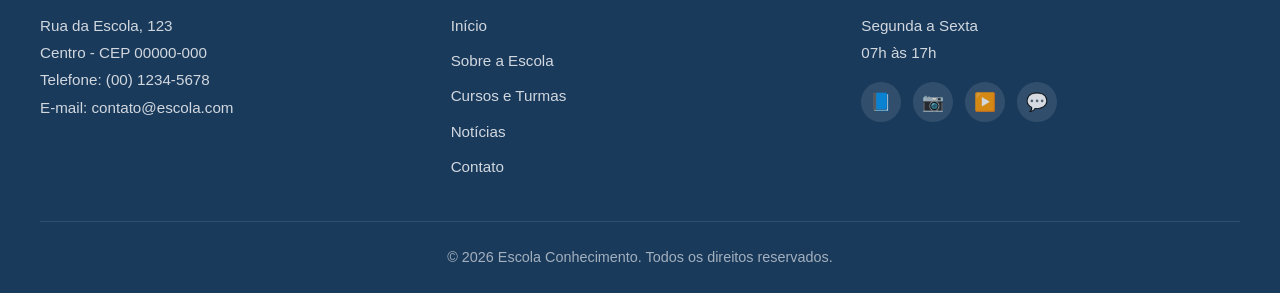
<file: cursos.html>
<!DOCTYPE html>
<html lang="pt-BR">
<head>
    <meta charset="UTF-8">
    <meta name="viewport" content="width=device-width, initial-scale=1.0">
    <meta name="description" content="Escola Conhecimento - Educação de qualidade, inclusão e inovação.">
    <title>Cursos e Turmas | Escola Conhecimento</title>
    <link rel="stylesheet" href="css/style.css">
    <link rel="icon" href="data:image/svg+xml,<svg xmlns='http://www.w3.org/2000/svg' viewBox='0 0 100 100'><text y='.9em' font-size='90'>📚</text></svg>">
</head>
<body>
<header class="header" role="banner">
    <a href="#conteudo" class="skip-link">Pular para o conteúdo principal</a>
    <div class="header-container">
        <a href="index.html" class="logo" aria-label="Escola Conhecimento - Página inicial">
            <div class="logo-icon" aria-hidden="true">📚</div>
            <span>Escola Conhecimento</span>
        </a>
        <button class="menu-toggle" aria-label="Abrir menu de navegação" aria-expanded="false" aria-controls="menu-principal">☰</button>
        <nav class="nav" id="menu-principal" role="navigation" aria-label="Menu principal">
            <a href="index.html" class="nav-link">Início</a>
            <a href="escola.html" class="nav-link">Escola</a>
            <a href="cursos.html" class="nav-link">Cursos</a>
            <a href="noticias.html" class="nav-link">Notícias</a>
            <a href="calendario.html" class="nav-link">Calendário</a>
            <a href="apoio.html" class="nav-link">Apoio ao Ensino</a>
            <a href="contato.html" class="nav-link">Contato</a>
        </nav>
    </div>
</header>
<main id="conteudo" class="main" role="main">

    <section class="section" aria-labelledby="cursos-titulo">
        <div class="container">
            <h2 id="cursos-titulo" class="section-title">Cursos e Turmas</h2>
            <p class="section-subtitle">Conheça nossas turmas e encontre a ideal para você.</p>

            <div class="filtros" role="group" aria-label="Filtrar cursos por categoria">
                <button class="filtro-btn filtro-curso ativo" data-filtro="todos">Todos</button>
                <button class="filtro-btn filtro-curso" data-filtro="fundamental">Ensino Fundamental</button>
                <button class="filtro-btn filtro-curso" data-filtro="medio">Ensino Médio</button>
                <button class="filtro-btn filtro-curso" data-filtro="eja">EJA</button>
            </div>

            <div class="cards-grid">
                <article class="card curso-card" data-categoria="fundamental">
                    <div class="card-icon" aria-hidden="true">6️⃣</div>
                    <h3 class="card-title">6º Ano</h3>
                    <p class="card-text">Início do ciclo do Ensino Fundamental II, com foco em transição pedagógica e desenvolvimento de autonomia.</p>
                    <button class="btn btn-primary btn-small">Ver informações →</button>
                </article>
                <article class="card curso-card" data-categoria="fundamental">
                    <div class="card-icon" aria-hidden="true">7️⃣</div>
                    <h3 class="card-title">7º Ano</h3>
                    <p class="card-text">Consolidação de conteúdos e desenvolvimento de habilidades de raciocínio lógico e crítico.</p>
                    <button class="btn btn-primary btn-small">Ver informações →</button>
                </article>
                <article class="card curso-card" data-categoria="fundamental">
                    <div class="card-icon" aria-hidden="true">8️⃣</div>
                    <h3 class="card-title">8º Ano</h3>
                    <p class="card-text">Preparação para o encerramento do ciclo fundamental, com projetos interdisciplinares.</p>
                    <button class="btn btn-primary btn-small">Ver informações →</button>
                </article>
                <article class="card curso-card" data-categoria="fundamental">
                    <div class="card-icon" aria-hidden="true">9️⃣</div>
                    <h3 class="card-title">9º Ano</h3>
                    <p class="card-text">Ano de conclusão do Ensino Fundamental, com preparação para transição ao Ensino Médio.</p>
                    <button class="btn btn-primary btn-small">Ver informações →</button>
                </article>
                <article class="card curso-card" data-categoria="medio">
                    <div class="card-icon" aria-hidden="true">1️⃣</div>
                    <h3 class="card-title">1º Ano do Ensino Médio</h3>
                    <p class="card-text">Início da formação para o vestibular e ENEM, com base sólida em todas as disciplinas.</p>
                    <button class="btn btn-primary btn-small">Ver informações →</button>
                </article>
                <article class="card curso-card" data-categoria="medio">
                    <div class="card-icon" aria-hidden="true">2️⃣</div>
                    <h3 class="card-title">2º Ano do Ensino Médio</h3>
                    <p class="card-text">Aprofundamento dos conteúdos e início da orientação vocacional para escolha de carreira.</p>
                    <button class="btn btn-primary btn-small">Ver informações →</button>
                </article>
                <article class="card curso-card" data-categoria="medio">
                    <div class="card-icon" aria-hidden="true">3️⃣</div>
                    <h3 class="card-title">3º Ano do Ensino Médio</h3>
                    <p class="card-text">Ano de conclusão com intensivo preparatório para ENEM e vestibulares.</p>
                    <button class="btn btn-primary btn-small">Ver informações →</button>
                </article>
                <article class="card curso-card" data-categoria="eja">
                    <div class="card-icon" aria-hidden="true">📖</div>
                    <h3 class="card-title">EJA - Fundamental</h3>
                    <p class="card-text">Educação de Jovens e Adultos para conclusão do Ensino Fundamental, com horários flexíveis.</p>
                    <button class="btn btn-primary btn-small">Ver informações →</button>
                </article>
                <article class="card curso-card" data-categoria="eja">
                    <div class="card-icon" aria-hidden="true">🎓</div>
                    <h3 class="card-title">EJA - Médio</h3>
                    <p class="card-text">Educação de Jovens e Adultos para conclusão do Ensino Médio, reconhecido pelo MEC.</p>
                    <button class="btn btn-primary btn-small">Ver informações →</button>
                </article>
            </div>
        </div>
    </section>

</main>
<footer class="footer" role="contentinfo">
    <div class="footer-container">
        <div class="footer-grid">
            <div class="footer-col">
                <h4>Escola Conhecimento</h4>
                <p>Rua da Escola, 123<br>Centro - CEP 00000-000</p>
                <p>Telefone: (00) 1234-5678</p>
                <p>E-mail: contato@escola.com</p>
            </div>
            <div class="footer-col">
                <h4>Links Rápidos</h4>
                <ul class="footer-links">
                    <li><a href="index.html">Início</a></li>
                    <li><a href="escola.html">Sobre a Escola</a></li>
                    <li><a href="cursos.html">Cursos e Turmas</a></li>
                    <li><a href="noticias.html">Notícias</a></li>
                    <li><a href="contato.html">Contato</a></li>
                </ul>
            </div>
            <div class="footer-col">
                <h4>Horário de Atendimento</h4>
                <p>Segunda a Sexta<br>07h às 17h</p>
                <div class="footer-social" aria-label="Redes sociais">
                    <a href="#" aria-label="Facebook"><span aria-hidden="true">📘</span></a>
                    <a href="#" aria-label="Instagram"><span aria-hidden="true">📷</span></a>
                    <a href="#" aria-label="YouTube"><span aria-hidden="true">▶️</span></a>
                    <a href="#" aria-label="WhatsApp"><span aria-hidden="true">💬</span></a>
                </div>
            </div>
        </div>
        <div class="footer-bottom">
            <p>© 2026 Escola Conhecimento. Todos os direitos reservados.</p>
        </div>
    </div>
</footer>
<script src="js/script.js"></script>
</body>
</html>
</file>
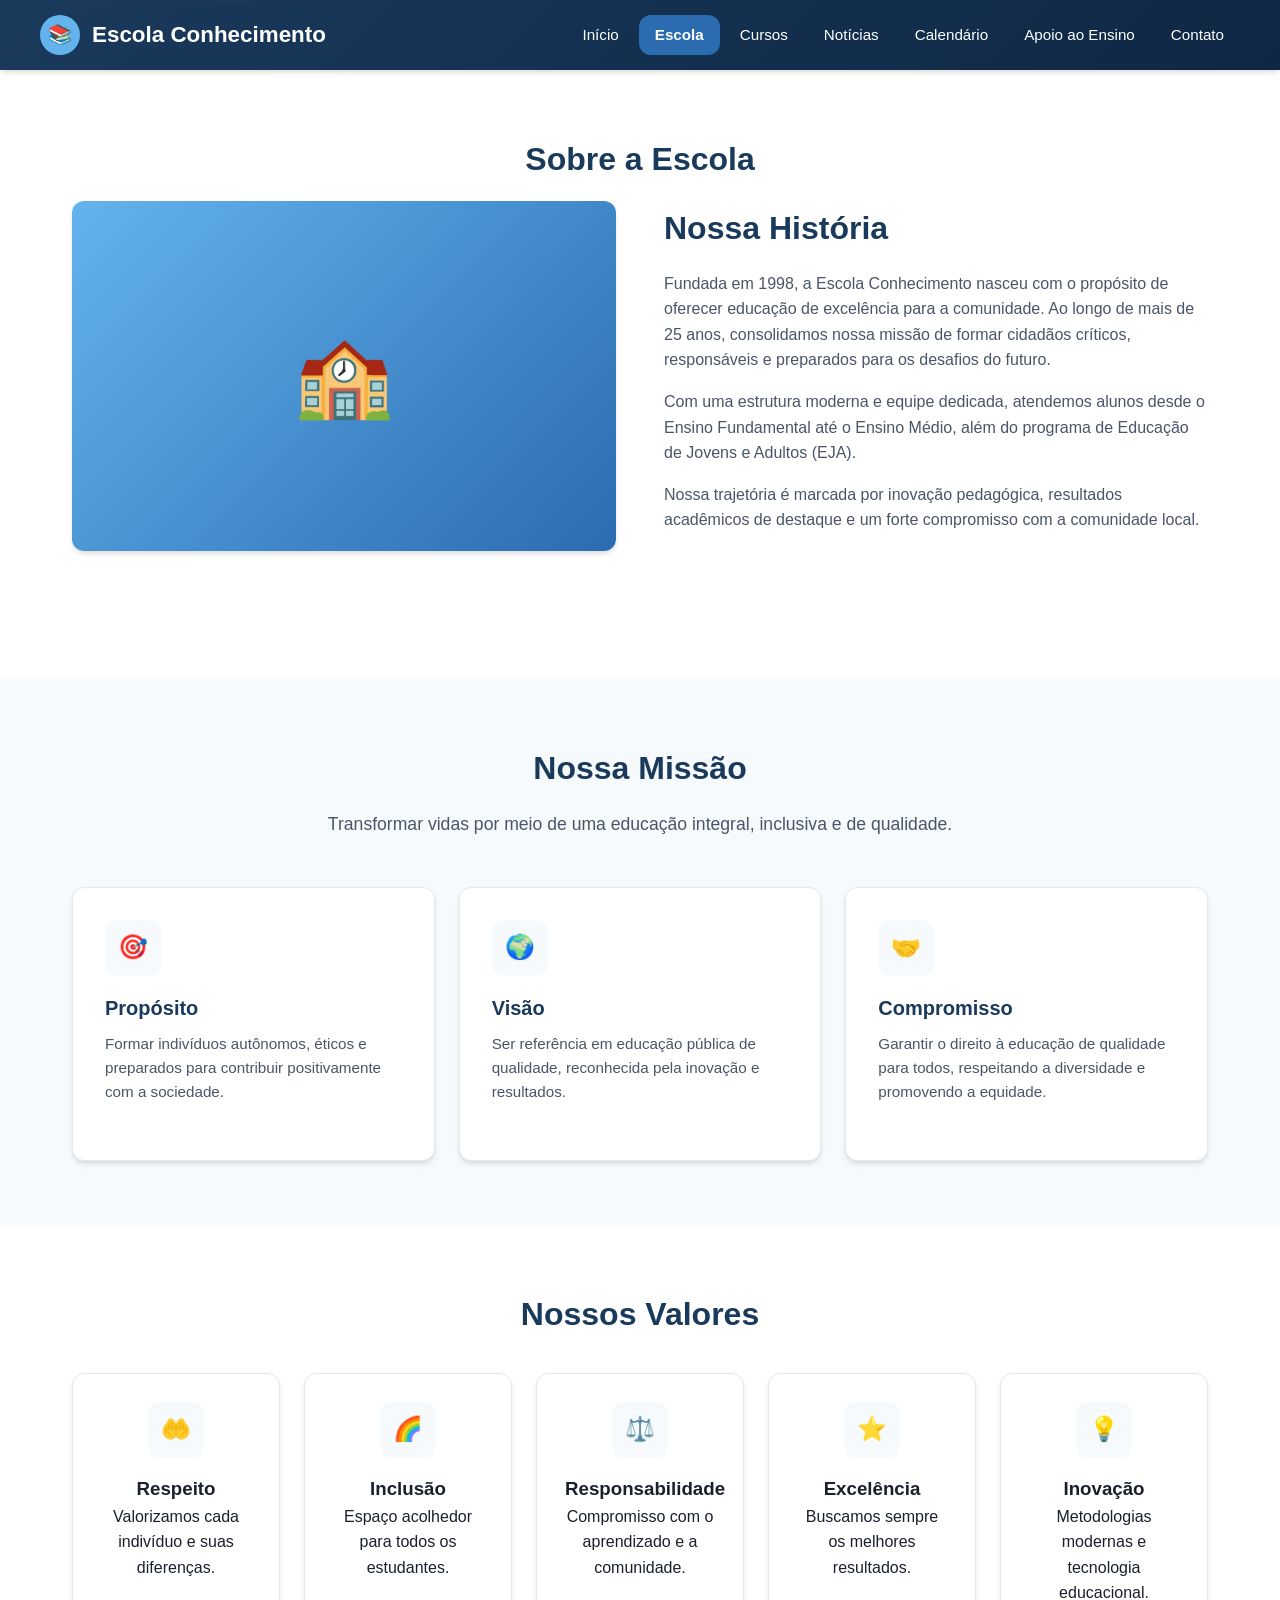
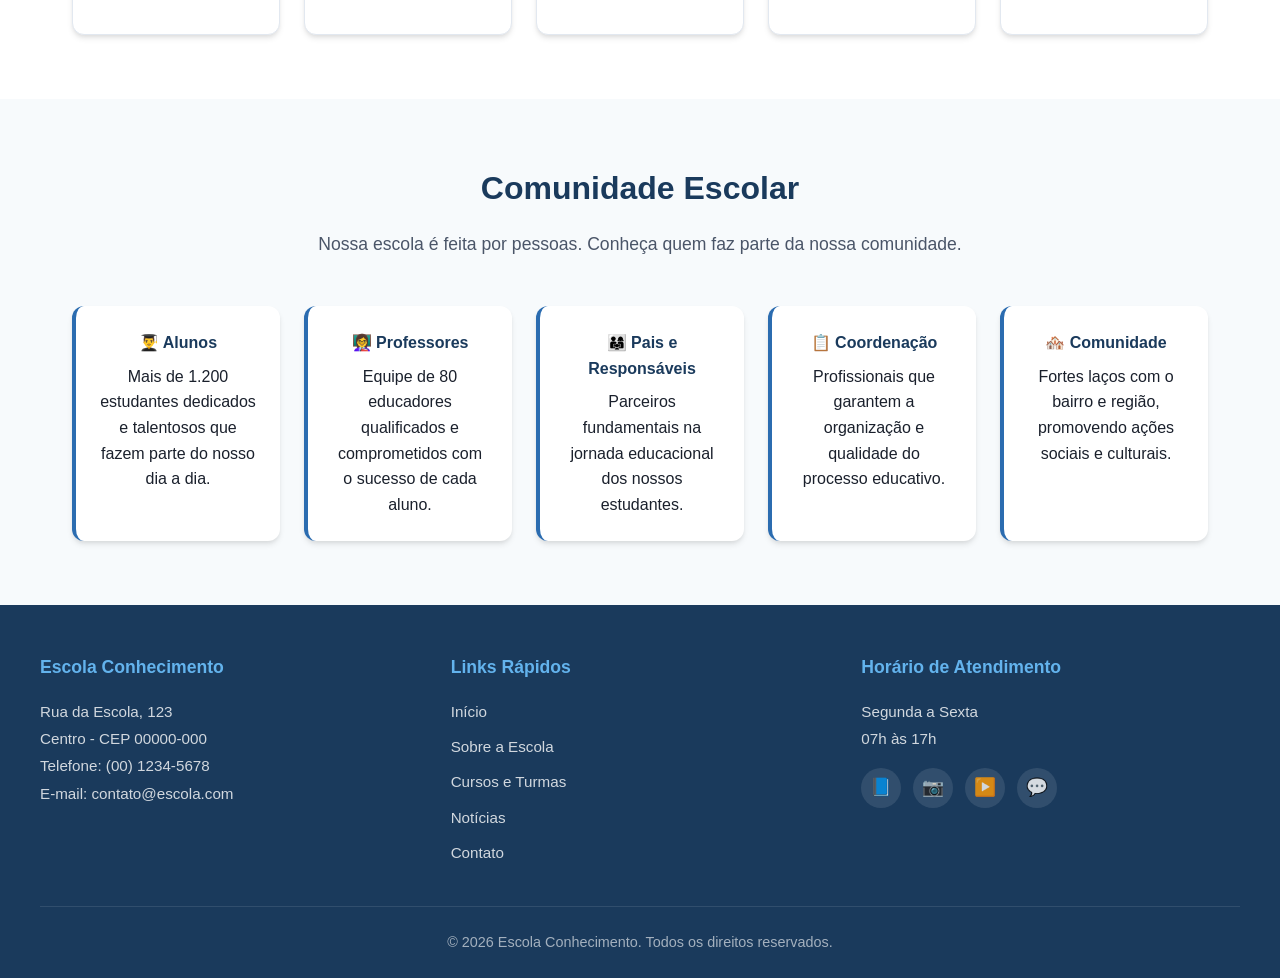
<file: escola.html>
<!DOCTYPE html>
<html lang="pt-BR">
<head>
    <meta charset="UTF-8">
    <meta name="viewport" content="width=device-width, initial-scale=1.0">
    <meta name="description" content="Escola Conhecimento - Educação de qualidade, inclusão e inovação.">
    <title>Sobre a Escola | Escola Conhecimento</title>
    <link rel="stylesheet" href="css/style.css">
    <link rel="icon" href="data:image/svg+xml,<svg xmlns='http://www.w3.org/2000/svg' viewBox='0 0 100 100'><text y='.9em' font-size='90'>📚</text></svg>">
</head>
<body>
<header class="header" role="banner">
    <a href="#conteudo" class="skip-link">Pular para o conteúdo principal</a>
    <div class="header-container">
        <a href="index.html" class="logo" aria-label="Escola Conhecimento - Página inicial">
            <div class="logo-icon" aria-hidden="true">📚</div>
            <span>Escola Conhecimento</span>
        </a>
        <button class="menu-toggle" aria-label="Abrir menu de navegação" aria-expanded="false" aria-controls="menu-principal">☰</button>
        <nav class="nav" id="menu-principal" role="navigation" aria-label="Menu principal">
            <a href="index.html" class="nav-link">Início</a>
            <a href="escola.html" class="nav-link">Escola</a>
            <a href="cursos.html" class="nav-link">Cursos</a>
            <a href="noticias.html" class="nav-link">Notícias</a>
            <a href="calendario.html" class="nav-link">Calendário</a>
            <a href="apoio.html" class="nav-link">Apoio ao Ensino</a>
            <a href="contato.html" class="nav-link">Contato</a>
        </nav>
    </div>
</header>
<main id="conteudo" class="main" role="main">

    <!-- HISTÓRIA -->
    <section class="section" aria-labelledby="sobre-titulo">
        <div class="container">
            <h2 id="sobre-titulo" class="section-title">Sobre a Escola</h2>
            <div class="sobre-grid">
                <div class="sobre-imagem" role="img" aria-label="Fachada da Escola Conhecimento">
                    🏫
                </div>
                <div class="sobre-texto">
                    <h2>Nossa História</h2>
                    <p>Fundada em 1998, a Escola Conhecimento nasceu com o propósito de oferecer educação de excelência para a comunidade. Ao longo de mais de 25 anos, consolidamos nossa missão de formar cidadãos críticos, responsáveis e preparados para os desafios do futuro.</p>
                    <p>Com uma estrutura moderna e equipe dedicada, atendemos alunos desde o Ensino Fundamental até o Ensino Médio, além do programa de Educação de Jovens e Adultos (EJA).</p>
                    <p>Nossa trajetória é marcada por inovação pedagógica, resultados acadêmicos de destaque e um forte compromisso com a comunidade local.</p>
                </div>
            </div>
        </div>
    </section>

    <!-- MISSÃO -->
    <section class="section bg-cinza" aria-labelledby="missao-titulo">
        <div class="container">
            <h2 id="missao-titulo" class="section-title">Nossa Missão</h2>
            <p class="section-subtitle">Transformar vidas por meio de uma educação integral, inclusiva e de qualidade.</p>
            <div class="cards-grid">
                <article class="card">
                    <div class="card-icon" aria-hidden="true">🎯</div>
                    <h3 class="card-title">Propósito</h3>
                    <p class="card-text">Formar indivíduos autônomos, éticos e preparados para contribuir positivamente com a sociedade.</p>
                </article>
                <article class="card">
                    <div class="card-icon" aria-hidden="true">🌍</div>
                    <h3 class="card-title">Visão</h3>
                    <p class="card-text">Ser referência em educação pública de qualidade, reconhecida pela inovação e resultados.</p>
                </article>
                <article class="card">
                    <div class="card-icon" aria-hidden="true">🤝</div>
                    <h3 class="card-title">Compromisso</h3>
                    <p class="card-text">Garantir o direito à educação de qualidade para todos, respeitando a diversidade e promovendo a equidade.</p>
                </article>
            </div>
        </div>
    </section>

    <!-- VALORES -->
    <section class="section" aria-labelledby="valores-titulo">
        <div class="container">
            <h2 id="valores-titulo" class="section-title">Nossos Valores</h2>
            <div class="valores-grid">
                <article class="valor-card">
                    <div class="card-icon" aria-hidden="true">🤲</div>
                    <h3>Respeito</h3>
                    <p>Valorizamos cada indivíduo e suas diferenças.</p>
                </article>
                <article class="valor-card">
                    <div class="card-icon" aria-hidden="true">🌈</div>
                    <h3>Inclusão</h3>
                    <p>Espaço acolhedor para todos os estudantes.</p>
                </article>
                <article class="valor-card">
                    <div class="card-icon" aria-hidden="true">⚖️</div>
                    <h3>Responsabilidade</h3>
                    <p>Compromisso com o aprendizado e a comunidade.</p>
                </article>
                <article class="valor-card">
                    <div class="card-icon" aria-hidden="true">⭐</div>
                    <h3>Excelência</h3>
                    <p>Buscamos sempre os melhores resultados.</p>
                </article>
                <article class="valor-card">
                    <div class="card-icon" aria-hidden="true">💡</div>
                    <h3>Inovação</h3>
                    <p>Metodologias modernas e tecnologia educacional.</p>
                </article>
            </div>
        </div>
    </section>

    <!-- COMUNIDADE -->
    <section class="section bg-cinza" aria-labelledby="comunidade-titulo">
        <div class="container">
            <h2 id="comunidade-titulo" class="section-title">Comunidade Escolar</h2>
            <p class="section-subtitle">Nossa escola é feita por pessoas. Conheça quem faz parte da nossa comunidade.</p>
            <div class="comunidade-grid">
                <article class="comunidade-card">
                    <h4>👨‍🎓 Alunos</h4>
                    <p>Mais de 1.200 estudantes dedicados e talentosos que fazem parte do nosso dia a dia.</p>
                </article>
                <article class="comunidade-card">
                    <h4>👩‍🏫 Professores</h4>
                    <p>Equipe de 80 educadores qualificados e comprometidos com o sucesso de cada aluno.</p>
                </article>
                <article class="comunidade-card">
                    <h4>👨‍👩‍👧 Pais e Responsáveis</h4>
                    <p>Parceiros fundamentais na jornada educacional dos nossos estudantes.</p>
                </article>
                <article class="comunidade-card">
                    <h4>📋 Coordenação</h4>
                    <p>Profissionais que garantem a organização e qualidade do processo educativo.</p>
                </article>
                <article class="comunidade-card">
                    <h4>🏘️ Comunidade</h4>
                    <p>Fortes laços com o bairro e região, promovendo ações sociais e culturais.</p>
                </article>
            </div>
        </div>
    </section>

</main>
<footer class="footer" role="contentinfo">
    <div class="footer-container">
        <div class="footer-grid">
            <div class="footer-col">
                <h4>Escola Conhecimento</h4>
                <p>Rua da Escola, 123<br>Centro - CEP 00000-000</p>
                <p>Telefone: (00) 1234-5678</p>
                <p>E-mail: contato@escola.com</p>
            </div>
            <div class="footer-col">
                <h4>Links Rápidos</h4>
                <ul class="footer-links">
                    <li><a href="index.html">Início</a></li>
                    <li><a href="escola.html">Sobre a Escola</a></li>
                    <li><a href="cursos.html">Cursos e Turmas</a></li>
                    <li><a href="noticias.html">Notícias</a></li>
                    <li><a href="contato.html">Contato</a></li>
                </ul>
            </div>
            <div class="footer-col">
                <h4>Horário de Atendimento</h4>
                <p>Segunda a Sexta<br>07h às 17h</p>
                <div class="footer-social" aria-label="Redes sociais">
                    <a href="#" aria-label="Facebook"><span aria-hidden="true">📘</span></a>
                    <a href="#" aria-label="Instagram"><span aria-hidden="true">📷</span></a>
                    <a href="#" aria-label="YouTube"><span aria-hidden="true">▶️</span></a>
                    <a href="#" aria-label="WhatsApp"><span aria-hidden="true">💬</span></a>
                </div>
            </div>
        </div>
        <div class="footer-bottom">
            <p>© 2026 Escola Conhecimento. Todos os direitos reservados.</p>
        </div>
    </div>
</footer>
<script src="js/script.js"></script>
</body>
</html>
</file>
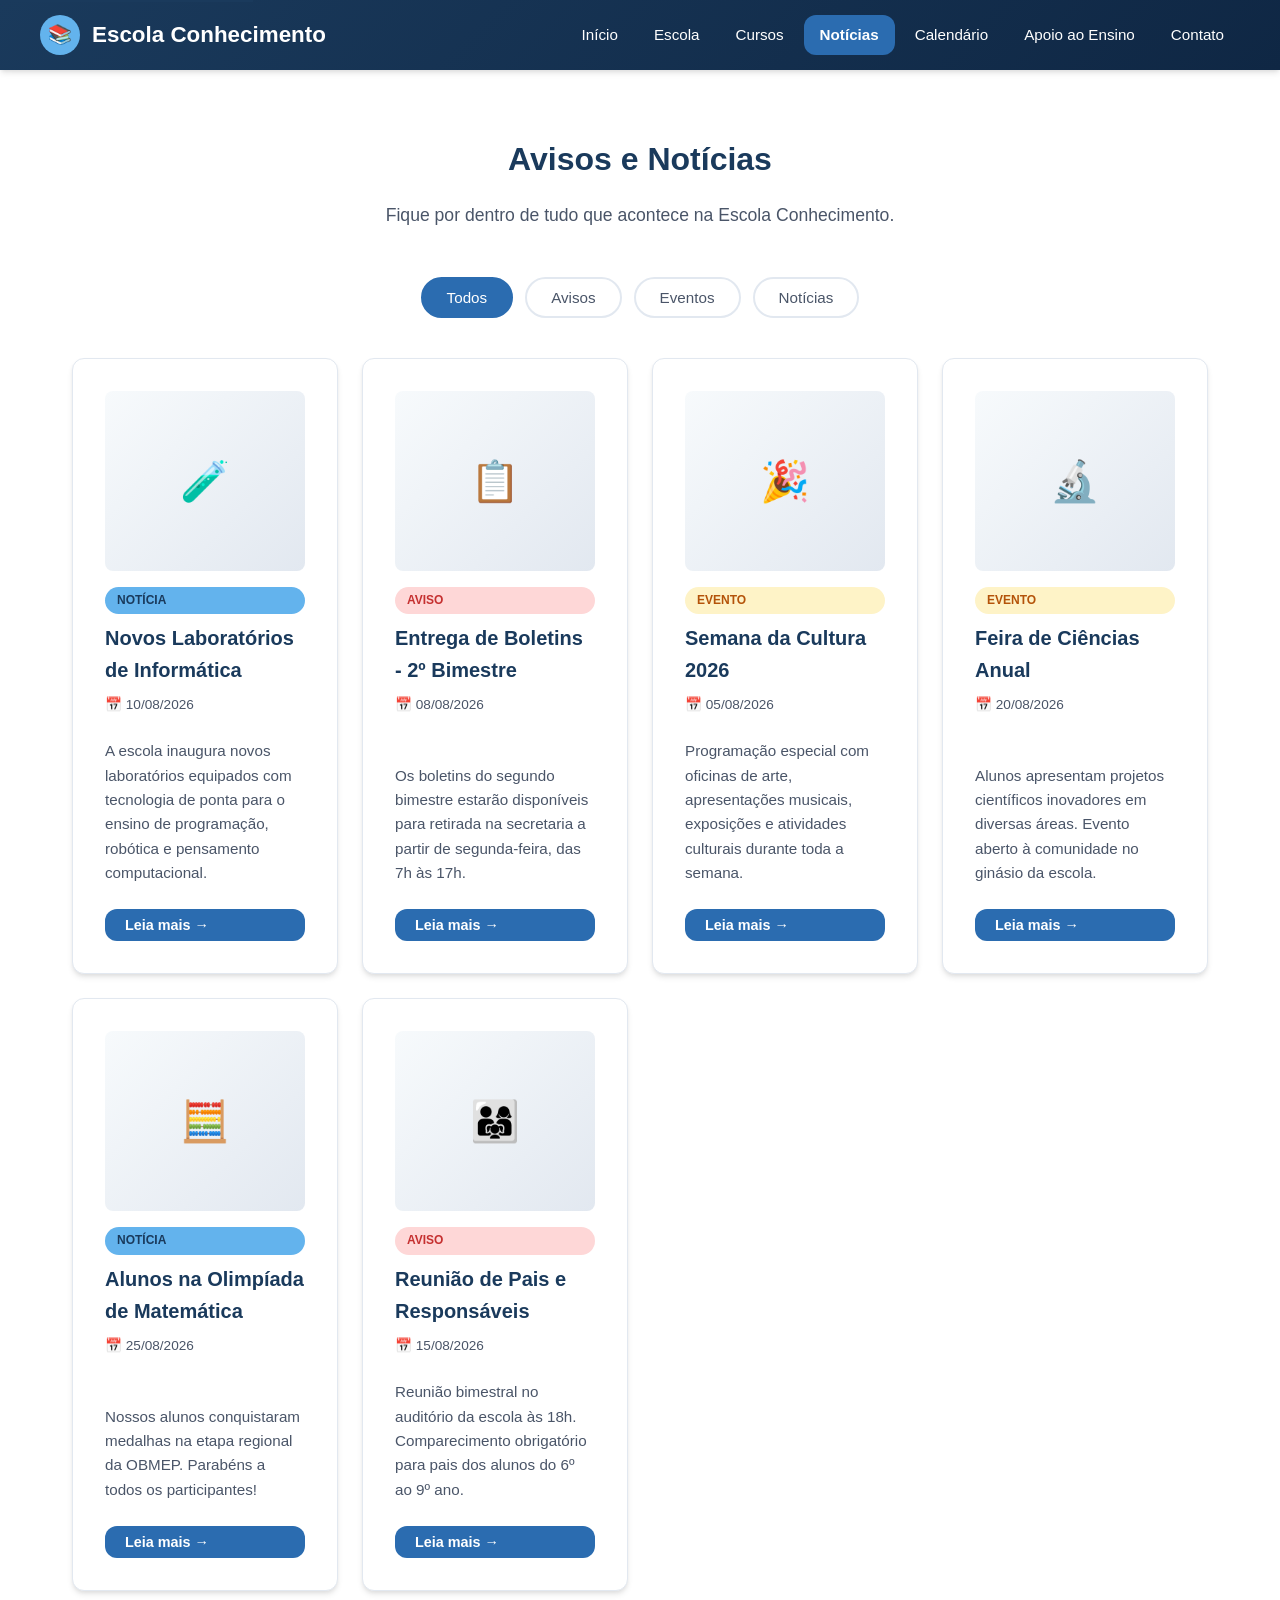
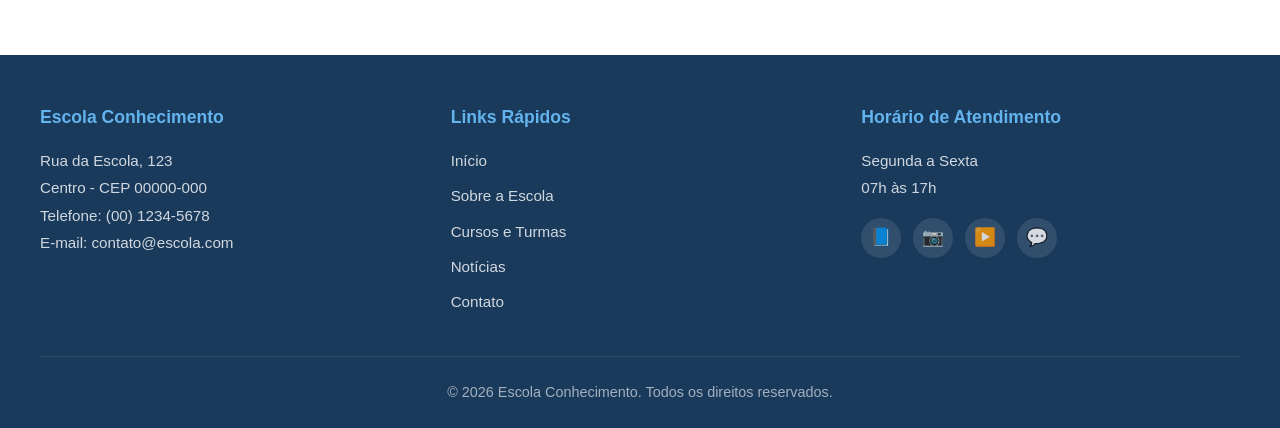
<file: noticias.html>
<!DOCTYPE html>
<html lang="pt-BR">
<head>
    <meta charset="UTF-8">
    <meta name="viewport" content="width=device-width, initial-scale=1.0">
    <meta name="description" content="Escola Conhecimento - Educação de qualidade, inclusão e inovação.">
    <title>Avisos e Notícias | Escola Conhecimento</title>
    <link rel="stylesheet" href="css/style.css">
    <link rel="icon" href="data:image/svg+xml,<svg xmlns='http://www.w3.org/2000/svg' viewBox='0 0 100 100'><text y='.9em' font-size='90'>📚</text></svg>">
</head>
<body>
<header class="header" role="banner">
    <a href="#conteudo" class="skip-link">Pular para o conteúdo principal</a>
    <div class="header-container">
        <a href="index.html" class="logo" aria-label="Escola Conhecimento - Página inicial">
            <div class="logo-icon" aria-hidden="true">📚</div>
            <span>Escola Conhecimento</span>
        </a>
        <button class="menu-toggle" aria-label="Abrir menu de navegação" aria-expanded="false" aria-controls="menu-principal">☰</button>
        <nav class="nav" id="menu-principal" role="navigation" aria-label="Menu principal">
            <a href="index.html" class="nav-link">Início</a>
            <a href="escola.html" class="nav-link">Escola</a>
            <a href="cursos.html" class="nav-link">Cursos</a>
            <a href="noticias.html" class="nav-link">Notícias</a>
            <a href="calendario.html" class="nav-link">Calendário</a>
            <a href="apoio.html" class="nav-link">Apoio ao Ensino</a>
            <a href="contato.html" class="nav-link">Contato</a>
        </nav>
    </div>
</header>
<main id="conteudo" class="main" role="main">

    <section class="section" aria-labelledby="noticias-titulo">
        <div class="container">
            <h2 id="noticias-titulo" class="section-title">Avisos e Notícias</h2>
            <p class="section-subtitle">Fique por dentro de tudo que acontece na Escola Conhecimento.</p>

            <div class="filtros" role="group" aria-label="Filtrar notícias por categoria">
                <button class="filtro-btn filtro-noticia ativo" data-filtro="todos">Todos</button>
                <button class="filtro-btn filtro-noticia" data-filtro="aviso">Avisos</button>
                <button class="filtro-btn filtro-noticia" data-filtro="evento">Eventos</button>
                <button class="filtro-btn filtro-noticia" data-filtro="noticia">Notícias</button>
            </div>

            <div class="cards-grid">
                <article class="card noticia-card" data-categoria="noticia">
                    <div class="card-image" role="img" aria-label="Novos laboratórios de informática">
                        🧪
                    </div>
                    <span class="destaque-tag">Notícia</span>
                    <h3 class="card-title">Novos Laboratórios de Informática</h3>
                    <p class="card-text" style="font-size: 0.85rem; color: var(--cinza-texto);">📅 10/08/2026</p>
                    <p class="card-text">A escola inaugura novos laboratórios equipados com tecnologia de ponta para o ensino de programação, robótica e pensamento computacional.</p>
                    <button class="btn btn-primary btn-small">Leia mais →</button>
                </article>
                <article class="card noticia-card" data-categoria="aviso">
                    <div class="card-image" role="img" aria-label="Entrega de boletins">
                        📋
                    </div>
                    <span class="destaque-tag" style="background: #fed7d7; color: #c53030;">Aviso</span>
                    <h3 class="card-title">Entrega de Boletins - 2º Bimestre</h3>
                    <p class="card-text" style="font-size: 0.85rem; color: var(--cinza-texto);">📅 08/08/2026</p>
                    <p class="card-text">Os boletins do segundo bimestre estarão disponíveis para retirada na secretaria a partir de segunda-feira, das 7h às 17h.</p>
                    <button class="btn btn-primary btn-small">Leia mais →</button>
                </article>
                <article class="card noticia-card" data-categoria="evento">
                    <div class="card-image" role="img" aria-label="Semana da Cultura">
                        🎉
                    </div>
                    <span class="destaque-tag" style="background: #fef3c7; color: #b45309;">Evento</span>
                    <h3 class="card-title">Semana da Cultura 2026</h3>
                    <p class="card-text" style="font-size: 0.85rem; color: var(--cinza-texto);">📅 05/08/2026</p>
                    <p class="card-text">Programação especial com oficinas de arte, apresentações musicais, exposições e atividades culturais durante toda a semana.</p>
                    <button class="btn btn-primary btn-small">Leia mais →</button>
                </article>
                <article class="card noticia-card" data-categoria="evento">
                    <div class="card-image" role="img" aria-label="Feira de Ciências">
                        🔬
                    </div>
                    <span class="destaque-tag" style="background: #fef3c7; color: #b45309;">Evento</span>
                    <h3 class="card-title">Feira de Ciências Anual</h3>
                    <p class="card-text" style="font-size: 0.85rem; color: var(--cinza-texto);">📅 20/08/2026</p>
                    <p class="card-text">Alunos apresentam projetos científicos inovadores em diversas áreas. Evento aberto à comunidade no ginásio da escola.</p>
                    <button class="btn btn-primary btn-small">Leia mais →</button>
                </article>
                <article class="card noticia-card" data-categoria="noticia">
                    <div class="card-image" role="img" aria-label="Olimpíada de Matemática">
                        🧮
                    </div>
                    <span class="destaque-tag">Notícia</span>
                    <h3 class="card-title">Alunos na Olimpíada de Matemática</h3>
                    <p class="card-text" style="font-size: 0.85rem; color: var(--cinza-texto);">📅 25/08/2026</p>
                    <p class="card-text">Nossos alunos conquistaram medalhas na etapa regional da OBMEP. Parabéns a todos os participantes!</p>
                    <button class="btn btn-primary btn-small">Leia mais →</button>
                </article>
                <article class="card noticia-card" data-categoria="aviso">
                    <div class="card-image" role="img" aria-label="Reunião de pais">
                        👨‍👩‍👧
                    </div>
                    <span class="destaque-tag" style="background: #fed7d7; color: #c53030;">Aviso</span>
                    <h3 class="card-title">Reunião de Pais e Responsáveis</h3>
                    <p class="card-text" style="font-size: 0.85rem; color: var(--cinza-texto);">📅 15/08/2026</p>
                    <p class="card-text">Reunião bimestral no auditório da escola às 18h. Comparecimento obrigatório para pais dos alunos do 6º ao 9º ano.</p>
                    <button class="btn btn-primary btn-small">Leia mais →</button>
                </article>
            </div>
        </div>
    </section>

</main>
<footer class="footer" role="contentinfo">
    <div class="footer-container">
        <div class="footer-grid">
            <div class="footer-col">
                <h4>Escola Conhecimento</h4>
                <p>Rua da Escola, 123<br>Centro - CEP 00000-000</p>
                <p>Telefone: (00) 1234-5678</p>
                <p>E-mail: contato@escola.com</p>
            </div>
            <div class="footer-col">
                <h4>Links Rápidos</h4>
                <ul class="footer-links">
                    <li><a href="index.html">Início</a></li>
                    <li><a href="escola.html">Sobre a Escola</a></li>
                    <li><a href="cursos.html">Cursos e Turmas</a></li>
                    <li><a href="noticias.html">Notícias</a></li>
                    <li><a href="contato.html">Contato</a></li>
                </ul>
            </div>
            <div class="footer-col">
                <h4>Horário de Atendimento</h4>
                <p>Segunda a Sexta<br>07h às 17h</p>
                <div class="footer-social" aria-label="Redes sociais">
                    <a href="#" aria-label="Facebook"><span aria-hidden="true">📘</span></a>
                    <a href="#" aria-label="Instagram"><span aria-hidden="true">📷</span></a>
                    <a href="#" aria-label="YouTube"><span aria-hidden="true">▶️</span></a>
                    <a href="#" aria-label="WhatsApp"><span aria-hidden="true">💬</span></a>
                </div>
            </div>
        </div>
        <div class="footer-bottom">
            <p>© 2026 Escola Conhecimento. Todos os direitos reservados.</p>
        </div>
    </div>
</footer>
<script src="js/script.js"></script>
</body>
</html>
</file>
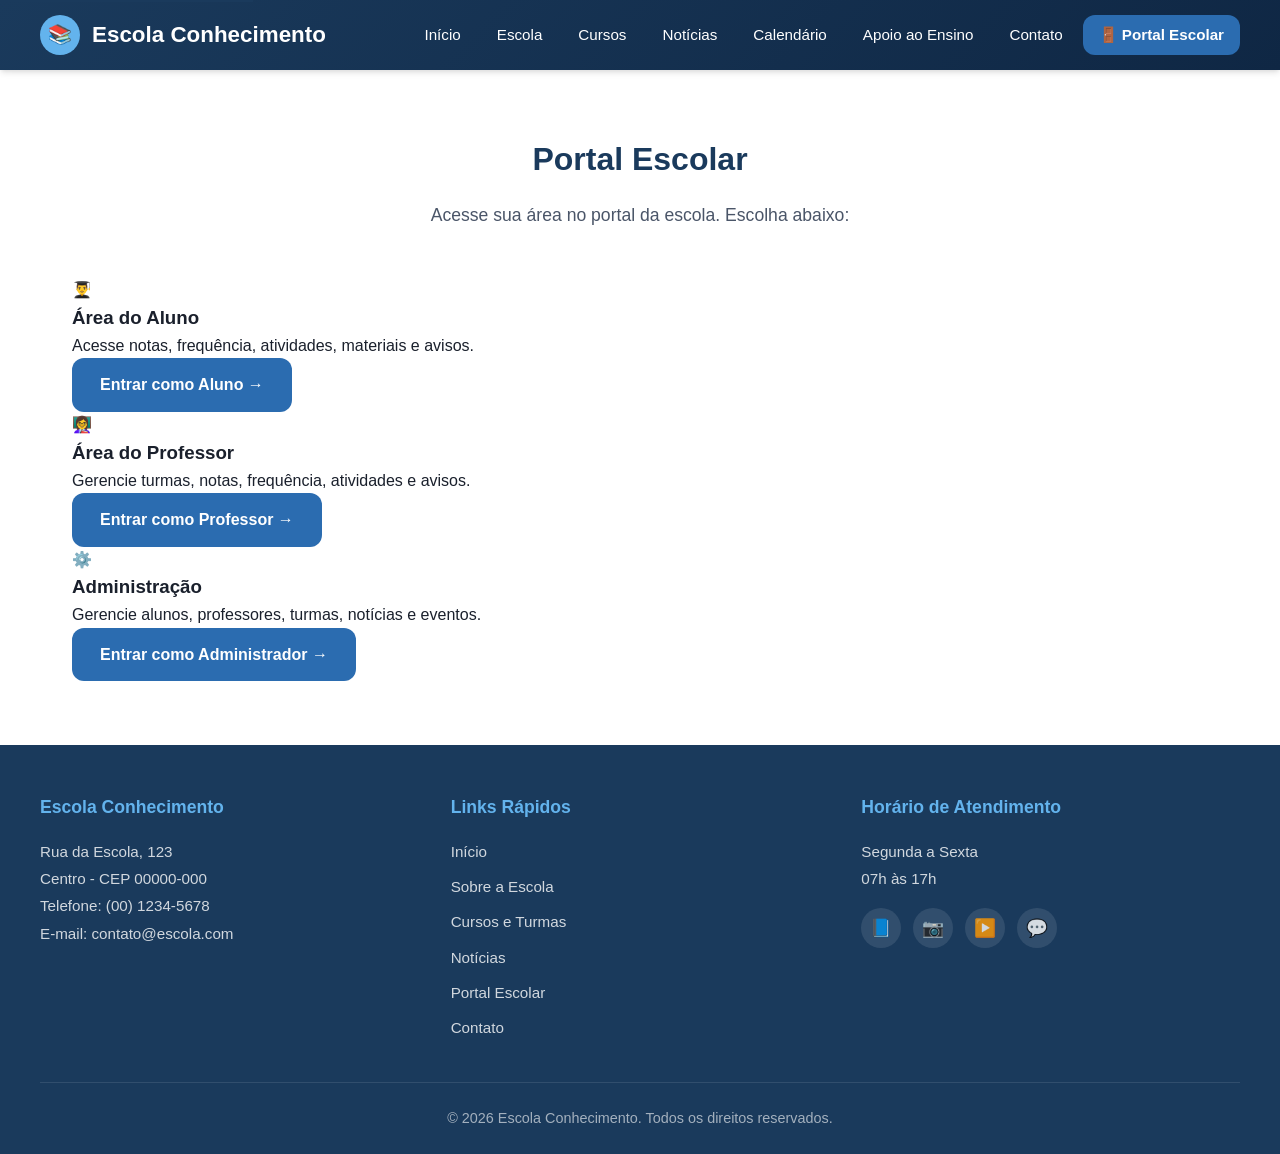
<file: portal.html>
<!DOCTYPE html>
<html lang="pt-BR">
<head>
    <meta charset="UTF-8">
    <meta name="viewport" content="width=device-width, initial-scale=1.0">
    <title>Portal Escolar | Escola Conhecimento</title>
    <link rel="stylesheet" href="css/style.css">
    <link rel="icon" href="data:image/svg+xml,<svg xmlns='http://www.w3.org/2000/svg' viewBox='0 0 100 100'><text y='.9em' font-size='90'>📚</text></svg>">
</head>
<body>
<header class="header" role="banner">
    <a href="#conteudo" class="skip-link">Pular para o conteúdo principal</a>
    <div class="header-container">
        <a href="index.html" class="logo" aria-label="Escola Conhecimento - Página inicial">
            <div class="logo-icon" aria-hidden="true">📚</div>
            <span>Escola Conhecimento</span>
        </a>
        <button class="menu-toggle" aria-label="Abrir menu de navegação" aria-expanded="false" aria-controls="menu-principal">☰</button>
        <nav class="nav" id="menu-principal" role="navigation" aria-label="Menu principal">
            <a href="index.html" class="nav-link">Início</a>
            <a href="escola.html" class="nav-link">Escola</a>
            <a href="cursos.html" class="nav-link">Cursos</a>
            <a href="noticias.html" class="nav-link">Notícias</a>
            <a href="calendario.html" class="nav-link">Calendário</a>
            <a href="apoio.html" class="nav-link">Apoio ao Ensino</a>
            <a href="contato.html" class="nav-link">Contato</a>
            <a href="portal.html" class="nav-link portal">🚪 Portal Escolar</a>
        </nav>
    </div>
</header>
<main id="conteudo" class="main" role="main">
    <section class="section" aria-labelledby="portal-titulo">
        <div class="container">
            <h2 id="portal-titulo" class="section-title">Portal Escolar</h2>
            <p class="section-subtitle">Acesse sua área no portal da escola. Escolha abaixo:</p>

            <div class="portal-escolha">
                <a href="aluno.html" class="portal-card">
                    <div class="portal-icon" style="background: linear-gradient(135deg, var(--azul-100), var(--azul-50)); color: var(--azul-600);">👨‍🎓</div>
                    <h3>Área do Aluno</h3>
                    <p>Acesse notas, frequência, atividades, materiais e avisos.</p>
                    <span class="btn btn-primary">Entrar como Aluno →</span>
                </a>
                <a href="professor.html" class="portal-card">
                    <div class="portal-icon" style="background: linear-gradient(135deg, var(--verde-claro), #ecfdf5); color: var(--verde);">👩‍🏫</div>
                    <h3>Área do Professor</h3>
                    <p>Gerencie turmas, notas, frequência, atividades e avisos.</p>
                    <span class="btn btn-primary">Entrar como Professor →</span>
                </a>
                <a href="admin.html" class="portal-card">
                    <div class="portal-icon" style="background: linear-gradient(135deg, var(--amarelo-claro), #fffbeb); color: var(--amarelo);">⚙️</div>
                    <h3>Administração</h3>
                    <p>Gerencie alunos, professores, turmas, notícias e eventos.</p>
                    <span class="btn btn-primary">Entrar como Administrador →</span>
                </a>
            </div>
        </div>
    </section>
</main>
<footer class="footer" role="contentinfo">
    <div class="footer-container">
        <div class="footer-grid">
            <div class="footer-col">
                <h4>Escola Conhecimento</h4>
                <p>Rua da Escola, 123<br>Centro - CEP 00000-000</p>
                <p>Telefone: (00) 1234-5678</p>
                <p>E-mail: contato@escola.com</p>
            </div>
            <div class="footer-col">
                <h4>Links Rápidos</h4>
                <ul class="footer-links">
                    <li><a href="index.html">Início</a></li>
                    <li><a href="escola.html">Sobre a Escola</a></li>
                    <li><a href="cursos.html">Cursos e Turmas</a></li>
                    <li><a href="noticias.html">Notícias</a></li>
                    <li><a href="portal.html">Portal Escolar</a></li>
                    <li><a href="contato.html">Contato</a></li>
                </ul>
            </div>
            <div class="footer-col">
                <h4>Horário de Atendimento</h4>
                <p>Segunda a Sexta<br>07h às 17h</p>
                <div class="footer-social" aria-label="Redes sociais">
                    <a href="#" aria-label="Facebook"><span aria-hidden="true">📘</span></a>
                    <a href="#" aria-label="Instagram"><span aria-hidden="true">📷</span></a>
                    <a href="#" aria-label="YouTube"><span aria-hidden="true">▶️</span></a>
                    <a href="#" aria-label="WhatsApp"><span aria-hidden="true">💬</span></a>
                </div>
            </div>
        </div>
        <div class="footer-bottom">
            <p>© 2026 Escola Conhecimento. Todos os direitos reservados.</p>
        </div>
    </div>
</footer>
<script src="js/script.js"></script>
</body>
</html>
</file>
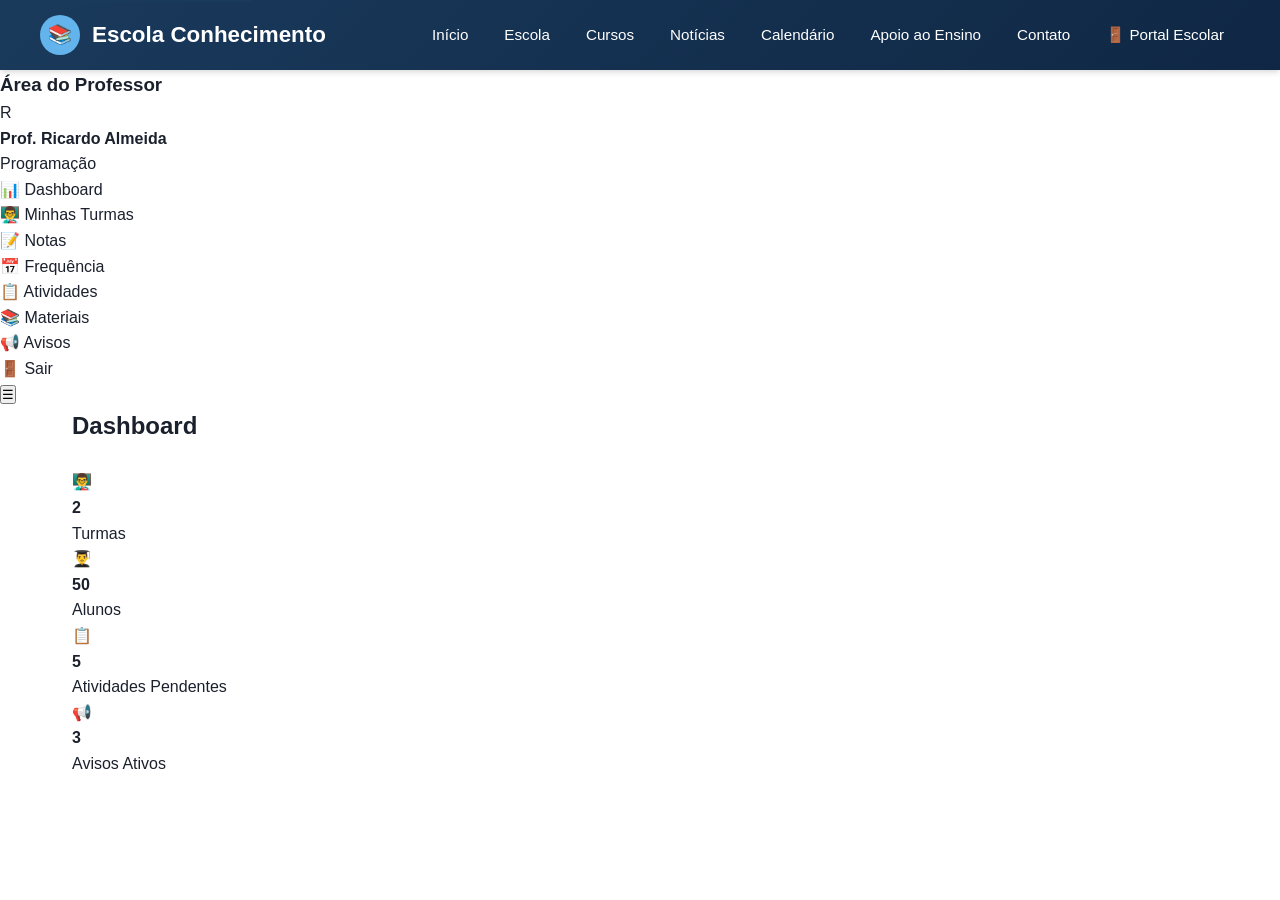
<file: professor.html>
<!DOCTYPE html>
<html lang="pt-BR">
<head>
    <meta charset="UTF-8">
    <meta name="viewport" content="width=device-width, initial-scale=1.0">
    <title>Área do Professor | Escola Conhecimento</title>
    <link rel="stylesheet" href="css/style.css">
    <link rel="icon" href="data:image/svg+xml,<svg xmlns='http://www.w3.org/2000/svg' viewBox='0 0 100 100'><text y='.9em' font-size='90'>📚</text></svg>">
</head>
<body>
<header class="header" role="banner">
    <a href="#conteudo" class="skip-link">Pular para o conteúdo principal</a>
    <div class="header-container">
        <a href="index.html" class="logo" aria-label="Escola Conhecimento - Página inicial">
            <div class="logo-icon" aria-hidden="true">📚</div>
            <span>Escola Conhecimento</span>
        </a>
        <button class="menu-toggle" aria-label="Abrir menu de navegação" aria-expanded="false" aria-controls="menu-principal">☰</button>
        <nav class="nav" id="menu-principal" role="navigation" aria-label="Menu principal">
            <a href="index.html" class="nav-link">Início</a>
            <a href="escola.html" class="nav-link">Escola</a>
            <a href="cursos.html" class="nav-link">Cursos</a>
            <a href="noticias.html" class="nav-link">Notícias</a>
            <a href="calendario.html" class="nav-link">Calendário</a>
            <a href="apoio.html" class="nav-link">Apoio ao Ensino</a>
            <a href="contato.html" class="nav-link">Contato</a>
            <a href="portal.html" class="nav-link portal">🚪 Portal Escolar</a>
        </nav>
    </div>
</header>
<main id="conteudo" class="main" role="main">
<div class="portal-layout">
    <aside class="sidebar" aria-label="Menu do professor">
        <div class="sidebar-header">
            <h3>Área do Professor</h3>
            <div class="sidebar-user">
                <div class="user-avatar">R</div>
                <div class="user-info">
                    <h4>Prof. Ricardo Almeida</h4>
                    <p>Programação</p>
                </div>
            </div>
        </div>
        <ul class="sidebar-nav">
            <li><a href="#" data-secao="dashboard-professor" class="ativo"><span class="icon">📊</span> Dashboard</a></li>
            <li><a href="#" data-secao="turmas-professor"><span class="icon">👨‍🏫</span> Minhas Turmas</a></li>
            <li><a href="#" data-secao="notas-professor"><span class="icon">📝</span> Notas</a></li>
            <li><a href="#" data-secao="frequencia-professor"><span class="icon">📅</span> Frequência</a></li>
            <li><a href="#" data-secao="atividades-professor"><span class="icon">📋</span> Atividades</a></li>
            <li><a href="#" data-secao="materiais-professor"><span class="icon">📚</span> Materiais</a></li>
            <li><a href="#" data-secao="avisos-professor"><span class="icon">📢</span> Avisos</a></li>
            <li><a href="portal.html"><span class="icon">🚪</span> Sair</a></li>
        </ul>
    </aside>

    <button class="sidebar-toggle" aria-label="Abrir menu" aria-expanded="false">☰</button>

    <div class="portal-content">
        <div class="container" id="dashboard-professor">

            <!-- DASHBOARD -->
            <div id="secao-dashboard-professor" class="secao-portal">
                <h2 style="color: var(--azul-900); margin-bottom: 1.5rem; font-size: 1.5rem;">Dashboard</h2>
                <div class="kpi-grid">
                    <div class="kpi-card"><div class="kpi-icon azul">👨‍🏫</div><div class="kpi-info"><h4>2</h4><p>Turmas</p></div></div>
                    <div class="kpi-card"><div class="kpi-icon verde">👨‍🎓</div><div class="kpi-info"><h4>50</h4><p>Alunos</p></div></div>
                    <div class="kpi-card"><div class="kpi-icon laranja">📋</div><div class="kpi-info"><h4>5</h4><p>Atividades Pendentes</p></div></div>
                    <div class="kpi-card"><div class="kpi-icon vermelho">📢</div><div class="kpi-info"><h4>3</h4><p>Avisos Ativos</p></div></div>
                </div>
            </div>

            <!-- TURMAS -->
            <div id="secao-turmas-professor" class="secao-portal" style="display: none;">
                <h2 style="color: var(--azul-900); margin-bottom: 1.5rem; font-size: 1.5rem;">Minhas Turmas</h2>
                <div id="turmas-professor"></div>
            </div>

            <!-- NOTAS -->
            <div id="secao-notas-professor" class="secao-portal" style="display: none;">
                <h2 style="color: var(--azul-900); margin-bottom: 1.5rem; font-size: 1.5rem;">Notas dos Alunos</h2>
                <div class="painel" id="notas-professor"></div>
            </div>

            <!-- FREQUÊNCIA -->
            <div id="secao-frequencia-professor" class="secao-portal" style="display: none;">
                <h2 style="color: var(--azul-900); margin-bottom: 1.5rem; font-size: 1.5rem;">Frequência dos Alunos</h2>
                <div class="painel" id="frequencia-professor"></div>
            </div>

            <!-- ATIVIDADES -->
            <div id="secao-atividades-professor" class="secao-portal" style="display: none;">
                <h2 style="color: var(--azul-900); margin-bottom: 1.5rem; font-size: 1.5rem;">Cadastrar Atividade</h2>
                <div class="painel">
                    <form id="form-atividade">
                        <div class="form-row">
                            <div class="form-group" style="flex: 2;">
                                <label for="atv-titulo">Título da Atividade *</label>
                                <input type="text" id="atv-titulo" placeholder="Ex: Trabalho de Programação" required>
                            </div>
                            <div class="form-group">
                                <label for="atv-disciplina">Disciplina *</label>
                                <select id="atv-disciplina" required>
                                    <option value="">Selecione</option>
                                    <option>Programação</option>
                                    <option>Matemática</option>
                                    <option>Português</option>
                                    <option>Marketing Digital</option>
                                </select>
                            </div>
                        </div>
                        <div class="form-row">
                            <div class="form-group">
                                <label for="atv-turma">Turma *</label>
                                <select id="atv-turma" required>
                                    <option value="">Selecione</option>
                                    <option>3º DS A</option>
                                    <option>3º DS B</option>
                                    <option>2º DS</option>
                                    <option>2º Marketing</option>
                                    <option>1º DS</option>
                                    <option>1º Marketing</option>
                                </select>
                            </div>
                            <div class="form-group">
                                <label for="atv-entrega">Data de Entrega *</label>
                                <input type="date" id="atv-entrega" required>
                            </div>
                        </div>
                        <div class="form-group">
                            <label for="atv-descricao">Descrição</label>
                            <textarea id="atv-descricao" rows="3" placeholder="Descreva a atividade..."></textarea>
                        </div>
                        <button type="submit" class="btn btn-primary">Cadastrar Atividade →</button>
                    </form>
                </div>
            </div>

            <!-- MATERIAIS -->
            <div id="secao-materiais-professor" class="secao-portal" style="display: none;">
                <h2 style="color: var(--azul-900); margin-bottom: 1.5rem; font-size: 1.5rem;">Materiais</h2>
                <div class="painel">
                    <p style="color: var(--cinza-500); margin-bottom: 1rem;">Envie materiais de apoio para suas turmas.</p>
                    <div class="form-group">
                        <label>Arquivo</label>
                        <input type="file">
                    </div>
                    <div class="form-group">
                        <label>Turma</label>
                        <select>
                            <option>3º DS A</option>
                            <option>2º DS</option>
                        </select>
                    </div>
                    <button class="btn btn-primary">Enviar Material →</button>
                </div>
            </div>

            <!-- AVISOS -->
            <div id="secao-avisos-professor" class="secao-portal" style="display: none;">
                <h2 style="color: var(--azul-900); margin-bottom: 1.5rem; font-size: 1.5rem;">Criar Aviso</h2>
                <div class="painel">
                    <form id="form-aviso-prof">
                        <div class="form-group">
                            <label for="aviso-titulo">Título *</label>
                            <input type="text" id="aviso-titulo" placeholder="Título do aviso" required>
                        </div>
                        <div class="form-group">
                            <label for="aviso-mensagem">Mensagem *</label>
                            <textarea id="aviso-mensagem" rows="4" placeholder="Escreva o aviso..." required></textarea>
                        </div>
                        <div class="form-group">
                            <label>Turma</label>
                            <select>
                                <option>Todas as turmas</option>
                                <option>3º DS A</option>
                                <option>2º DS</option>
                                <option>2º Marketing</option>
                            </select>
                        </div>
                        <button type="submit" class="btn btn-primary">Publicar Aviso →</button>
                    </form>
                </div>
            </div>

        </div>
    </div>
</div>
</main>
<script src="js/script.js"></script>
</body>
</html>
</file>
<file: css/style.css>
/* ============================================
   ESCOLA CONHECIMENTO - Folha de Estilos
   ============================================ */

/* Reset e Base */
*, *::before, *::after {
    margin: 0;
    padding: 0;
    box-sizing: border-box;
}

:root {
    --azul-escuro: #1a3a5c;
    --azul-medio: #2b6cb0;
    --azul-claro: #63b3ed;
    --azul-destaque: #3182ce;
    --branco: #ffffff;
    --cinza-claro: #f7fafc;
    --cinza-medio: #e2e8f0;
    --cinza-texto: #4a5568;
    --preto: #1a202c;
    --sombra: 0 4px 6px -1px rgba(0,0,0,0.1), 0 2px 4px -1px rgba(0,0,0,0.06);
    --sombra-hover: 0 10px 15px -3px rgba(0,0,0,0.1), 0 4px 6px -2px rgba(0,0,0,0.05);
    --raio: 12px;
    --transicao: all 0.3s ease;
}

html {
    scroll-behavior: smooth;
    font-size: 16px;
}

body {
    font-family: Arial, Helvetica, sans-serif;
    color: var(--preto);
    background-color: var(--branco);
    line-height: 1.6;
    min-height: 100vh;
    display: flex;
    flex-direction: column;
}

a {
    text-decoration: none;
    color: inherit;
    transition: var(--transicao);
}

img {
    max-width: 100%;
    height: auto;
    display: block;
}

/* ============================================
   CABEÇALHO
   ============================================ */
.header {
    background: linear-gradient(135deg, var(--azul-escuro) 0%, #0f2744 100%);
    color: var(--branco);
    padding: 0 2rem;
    position: sticky;
    top: 0;
    z-index: 1000;
    box-shadow: var(--sombra);
}

.header-container {
    max-width: 1200px;
    margin: 0 auto;
    display: flex;
    align-items: center;
    justify-content: space-between;
    height: 70px;
}

.logo {
    display: flex;
    align-items: center;
    gap: 0.75rem;
    font-size: 1.4rem;
    font-weight: bold;
}

.logo-icon {
    width: 40px;
    height: 40px;
    background: var(--azul-claro);
    border-radius: 50%;
    display: flex;
    align-items: center;
    justify-content: center;
    font-size: 1.2rem;
}

/* Navegação */
.nav {
    display: flex;
    gap: 0.25rem;
}

.nav-link {
    padding: 0.5rem 1rem;
    border-radius: var(--raio);
    font-size: 0.95rem;
    font-weight: 500;
    position: relative;
}

.nav-link:hover,
.nav-link:focus {
    background: rgba(255,255,255,0.15);
    outline: 2px solid var(--azul-claro);
    outline-offset: 2px;
}

.nav-link.ativo {
    background: var(--azul-medio);
    font-weight: 600;
}

/* Menu Hambúrguer */
.menu-toggle {
    display: none;
    background: none;
    border: none;
    color: var(--branco);
    font-size: 1.5rem;
    cursor: pointer;
    padding: 0.5rem;
    border-radius: 8px;
}

.menu-toggle:hover {
    background: rgba(255,255,255,0.15);
}

/* ============================================
   CONTEÚDO PRINCIPAL
   ============================================ */
.main {
    flex: 1;
}

.container {
    max-width: 1200px;
    margin: 0 auto;
    padding: 0 2rem;
}

.section {
    padding: 4rem 0;
}

.section-title {
    font-size: 2rem;
    color: var(--azul-escuro);
    margin-bottom: 1rem;
    text-align: center;
}

.section-subtitle {
    text-align: center;
    color: var(--cinza-texto);
    margin-bottom: 3rem;
    font-size: 1.1rem;
}

/* ============================================
   HERO
   ============================================ */
.hero {
    background: linear-gradient(135deg, var(--azul-escuro) 0%, var(--azul-medio) 100%);
    color: var(--branco);
    padding: 5rem 2rem;
    position: relative;
    overflow: hidden;
}

.hero::before {
    content: '';
    position: absolute;
    top: -50%;
    right: -10%;
    width: 600px;
    height: 600px;
    background: rgba(255,255,255,0.05);
    border-radius: 50%;
}

.hero-container {
    max-width: 1200px;
    margin: 0 auto;
    display: grid;
    grid-template-columns: 1fr 1fr;
    gap: 3rem;
    align-items: center;
    position: relative;
    z-index: 1;
}

.hero-title {
    font-size: 2.8rem;
    margin-bottom: 1rem;
    line-height: 1.2;
}

.hero-text {
    font-size: 1.2rem;
    opacity: 0.9;
    margin-bottom: 2rem;
}

.hero-image {
    border-radius: var(--raio);
    overflow: hidden;
    box-shadow: var(--sombra-hover);
    background: linear-gradient(135deg, var(--azul-claro), var(--azul-medio));
    height: 320px;
    display: flex;
    align-items: center;
    justify-content: center;
    font-size: 4rem;
}

/* ============================================
   BOTÕES
   ============================================ */
.btn {
    display: inline-flex;
    align-items: center;
    gap: 0.5rem;
    padding: 0.875rem 1.75rem;
    border-radius: var(--raio);
    font-size: 1rem;
    font-weight: 600;
    border: none;
    cursor: pointer;
    transition: var(--transicao);
}

.btn-primary {
    background: var(--azul-medio);
    color: var(--branco);
}

.btn-primary:hover,
.btn-primary:focus {
    background: var(--azul-escuro);
    transform: translateY(-2px);
    box-shadow: var(--sombra-hover);
    outline: 2px solid var(--azul-claro);
    outline-offset: 2px;
}

.btn-outline {
    background: transparent;
    color: var(--branco);
    border: 2px solid rgba(255,255,255,0.5);
}

.btn-outline:hover {
    background: rgba(255,255,255,0.1);
    border-color: var(--branco);
}

.btn-small {
    padding: 0.5rem 1.25rem;
    font-size: 0.9rem;
}

/* ============================================
   CARDS
   ============================================ */
.cards-grid {
    display: grid;
    grid-template-columns: repeat(auto-fit, minmax(260px, 1fr));
    gap: 1.5rem;
}

.card {
    background: var(--branco);
    border-radius: var(--raio);
    padding: 2rem;
    box-shadow: var(--sombra);
    transition: var(--transicao);
    border: 1px solid var(--cinza-medio);
    display: flex;
    flex-direction: column;
}

.card:hover {
    transform: translateY(-5px);
    box-shadow: var(--sombra-hover);
    border-color: var(--azul-claro);
}

.card-icon {
    width: 56px;
    height: 56px;
    background: var(--cinza-claro);
    border-radius: 12px;
    display: flex;
    align-items: center;
    justify-content: center;
    font-size: 1.5rem;
    margin-bottom: 1rem;
    color: var(--azul-medio);
}

.card-title {
    font-size: 1.25rem;
    color: var(--azul-escuro);
    margin-bottom: 0.5rem;
}

.card-text {
    color: var(--cinza-texto);
    font-size: 0.95rem;
    margin-bottom: 1.5rem;
    flex: 1;
}

.card-image {
    width: 100%;
    height: 180px;
    background: linear-gradient(135deg, var(--cinza-claro), var(--cinza-medio));
    border-radius: 8px;
    margin-bottom: 1rem;
    display: flex;
    align-items: center;
    justify-content: center;
    font-size: 2.5rem;
    color: var(--azul-medio);
    overflow: hidden;
}

.card-image img {
    width: 100%;
    height: 100%;
    object-fit: cover;
}

/* ============================================
   ACESSOS RÁPIDOS
   ============================================ */
.acessos {
    background: var(--cinza-claro);
}

/* ============================================
   DESTAQUES
   ============================================ */
.destaque-tag {
    display: inline-block;
    padding: 0.25rem 0.75rem;
    background: var(--azul-claro);
    color: var(--azul-escuro);
    border-radius: 20px;
    font-size: 0.75rem;
    font-weight: 600;
    margin-bottom: 0.5rem;
    text-transform: uppercase;
}

/* ============================================
   FILTROS
   ============================================ */
.filtros {
    display: flex;
    flex-wrap: wrap;
    gap: 0.75rem;
    justify-content: center;
    margin-bottom: 2.5rem;
}

.filtro-btn {
    padding: 0.6rem 1.5rem;
    border: 2px solid var(--cinza-medio);
    background: var(--branco);
    border-radius: 30px;
    cursor: pointer;
    font-size: 0.95rem;
    font-weight: 500;
    transition: var(--transicao);
    color: var(--cinza-texto);
}

.filtro-btn:hover,
.filtro-btn:focus {
    border-color: var(--azul-medio);
    color: var(--azul-medio);
    outline: none;
}

.filtro-btn.ativo {
    background: var(--azul-medio);
    color: var(--branco);
    border-color: var(--azul-medio);
}

/* ============================================
   SOBRE A ESCOLA
   ============================================ */
.sobre-grid {
    display: grid;
    grid-template-columns: 1fr 1fr;
    gap: 3rem;
    align-items: center;
    margin-bottom: 4rem;
}

.sobre-imagem {
    border-radius: var(--raio);
    overflow: hidden;
    box-shadow: var(--sombra);
    background: linear-gradient(135deg, var(--azul-claro), var(--azul-medio));
    height: 350px;
    display: flex;
    align-items: center;
    justify-content: center;
    font-size: 5rem;
    color: var(--branco);
}

.sobre-texto h2 {
    font-size: 2rem;
    color: var(--azul-escuro);
    margin-bottom: 1rem;
}

.sobre-texto p {
    color: var(--cinza-texto);
    margin-bottom: 1rem;
}

.valores-grid {
    display: grid;
    grid-template-columns: repeat(auto-fit, minmax(180px, 1fr));
    gap: 1.5rem;
    margin-top: 2rem;
}

.valor-card {
    background: var(--branco);
    border-radius: var(--raio);
    padding: 1.75rem;
    text-align: center;
    box-shadow: var(--sombra);
    border: 1px solid var(--cinza-medio);
    transition: var(--transicao);
}

.valor-card:hover {
    transform: translateY(-4px);
    border-color: var(--azul-claro);
}

.valor-card .card-icon {
    margin: 0 auto 1rem;
}

.comunidade-grid {
    display: grid;
    grid-template-columns: repeat(auto-fit, minmax(200px, 1fr));
    gap: 1.5rem;
    margin-top: 2rem;
}

.comunidade-card {
    background: var(--branco);
    border-radius: var(--raio);
    padding: 1.5rem;
    text-align: center;
    box-shadow: var(--sombra);
    border-left: 4px solid var(--azul-medio);
}

.comunidade-card h4 {
    color: var(--azul-escuro);
    margin-bottom: 0.5rem;
}

/* ============================================
   CALENDÁRIO
   ============================================ */
.calendario-header {
    display: flex;
    justify-content: center;
    align-items: center;
    gap: 1.5rem;
    margin-bottom: 2rem;
}

.calendario-header h2 {
    font-size: 1.75rem;
    color: var(--azul-escuro);
    min-width: 200px;
    text-align: center;
    text-transform: capitalize;
}

.cal-nav {
    width: 44px;
    height: 44px;
    border-radius: 50%;
    border: 2px solid var(--cinza-medio);
    background: var(--branco);
    cursor: pointer;
    font-size: 1.2rem;
    display: flex;
    align-items: center;
    justify-content: center;
    transition: var(--transicao);
}

.cal-nav:hover {
    background: var(--azul-medio);
    color: var(--branco);
    border-color: var(--azul-medio);
}

.calendario-tabela {
    width: 100%;
    border-collapse: collapse;
    background: var(--branco);
    border-radius: var(--raio);
    overflow: hidden;
    box-shadow: var(--sombra);
}

.calendario-tabela th {
    background: var(--azul-escuro);
    color: var(--branco);
    padding: 1rem;
    font-weight: 600;
    text-transform: uppercase;
    font-size: 0.85rem;
}

.calendario-tabela td {
    width: 14.28%;
    height: 100px;
    border: 1px solid var(--cinza-medio);
    vertical-align: top;
    padding: 0.75rem;
    position: relative;
    cursor: pointer;
    transition: var(--transicao);
}

.calendario-tabela td:hover {
    background: var(--cinza-claro);
}

.calendario-tabela td.outro-mes {
    color: var(--cinza-medio);
    background: #fafafa;
}

.calendario-tabela td.hoje {
    background: var(--azul-claro);
    color: var(--azul-escuro);
    font-weight: bold;
}

.calendario-tabela td.evento::after {
    content: '';
    position: absolute;
    bottom: 8px;
    left: 50%;
    transform: translateX(-50%);
    width: 8px;
    height: 8px;
    background: var(--azul-medio);
    border-radius: 50%;
}

.calendario-tabela td.evento:hover::after {
    background: var(--azul-escuro);
}

.num-dia {
    font-size: 1.1rem;
    font-weight: 500;
}

.evento-label {
    font-size: 0.7rem;
    margin-top: 0.25rem;
    color: var(--azul-medio);
    font-weight: 600;
}

/* Modal Evento */
.modal-overlay {
    position: fixed;
    top: 0;
    left: 0;
    width: 100%;
    height: 100%;
    background: rgba(0,0,0,0.5);
    display: none;
    align-items: center;
    justify-content: center;
    z-index: 2000;
    padding: 1rem;
}

.modal-overlay.aberto {
    display: flex;
}

.modal {
    background: var(--branco);
    border-radius: var(--raio);
    padding: 2rem;
    max-width: 450px;
    width: 100%;
    box-shadow: var(--sombra-hover);
    position: relative;
    animation: modalIn 0.3s ease;
}

@keyframes modalIn {
    from { opacity: 0; transform: scale(0.95); }
    to { opacity: 1; transform: scale(1); }
}

.modal h3 {
    color: var(--azul-escuro);
    margin-bottom: 1rem;
    font-size: 1.4rem;
}

.modal p {
    margin-bottom: 0.5rem;
    color: var(--cinza-texto);
}

.modal-fechar {
    position: absolute;
    top: 1rem;
    right: 1rem;
    background: none;
    border: none;
    font-size: 1.5rem;
    cursor: pointer;
    color: var(--cinza-texto);
    width: 36px;
    height: 36px;
    border-radius: 50%;
    display: flex;
    align-items: center;
    justify-content: center;
}

.modal-fechar:hover {
    background: var(--cinza-claro);
}

/* ============================================
   QUIZ
   ============================================ */
.quiz-container {
    max-width: 600px;
    margin: 0 auto;
    background: var(--branco);
    border-radius: var(--raio);
    padding: 2.5rem;
    box-shadow: var(--sombra);
    border: 1px solid var(--cinza-medio);
}

.quiz-pergunta {
    font-size: 1.2rem;
    color: var(--azul-escuro);
    margin-bottom: 1.5rem;
    font-weight: 600;
}

.quiz-opcoes {
    display: flex;
    flex-direction: column;
    gap: 0.75rem;
    margin-bottom: 1.5rem;
}

.quiz-opcao {
    padding: 1rem 1.25rem;
    border: 2px solid var(--cinza-medio);
    border-radius: var(--raio);
    cursor: pointer;
    transition: var(--transicao);
    display: flex;
    align-items: center;
    gap: 0.75rem;
    background: var(--branco);
}

.quiz-opcao:hover {
    border-color: var(--azul-medio);
    background: var(--cinza-claro);
}

.quiz-opcao input {
    accent-color: var(--azul-medio);
    width: 18px;
    height: 18px;
    cursor: pointer;
}

.quiz-opcao.selecionada {
    border-color: var(--azul-medio);
    background: #ebf8ff;
}

.quiz-opcao.correta {
    border-color: #48bb78;
    background: #f0fff4;
}

.quiz-opcao.errada {
    border-color: #f56565;
    background: #fff5f5;
}

.quiz-feedback {
    padding: 1rem;
    border-radius: var(--raio);
    margin-bottom: 1rem;
    font-weight: 600;
    display: none;
}

.quiz-feedback.visivel {
    display: block;
}

.quiz-feedback.acerto {
    background: #f0fff4;
    color: #276749;
    border: 1px solid #48bb78;
}

.quiz-feedback.erro {
    background: #fff5f5;
    color: #c53030;
    border: 1px solid #f56565;
}

/* ============================================
   FERRAMENTAS
   ============================================ */
.ferramenta-card {
    background: var(--branco);
    border-radius: var(--raio);
    padding: 2rem;
    box-shadow: var(--sombra);
    border: 1px solid var(--cinza-medio);
    margin-bottom: 2rem;
}

.ferramenta-card h3 {
    color: var(--azul-escuro);
    margin-bottom: 1rem;
    display: flex;
    align-items: center;
    gap: 0.75rem;
}

.ferramenta-card h3 i {
    color: var(--azul-medio);
}

.lista-downloads {
    list-style: none;
}

.lista-downloads li {
    padding: 0.75rem 0;
    border-bottom: 1px solid var(--cinza-medio);
    display: flex;
    align-items: center;
    justify-content: space-between;
}

.lista-downloads li:last-child {
    border-bottom: none;
}

.download-link {
    color: var(--azul-medio);
    font-weight: 600;
    display: flex;
    align-items: center;
    gap: 0.5rem;
}

.download-link:hover {
    color: var(--azul-escuro);
    text-decoration: underline;
}

/* ============================================
   CONTATO
   ============================================ */
.contato-grid {
    display: grid;
    grid-template-columns: 1fr 1fr;
    gap: 3rem;
}

.info-item {
    display: flex;
    align-items: flex-start;
    gap: 1rem;
    margin-bottom: 1.5rem;
}

.info-icon {
    width: 48px;
    height: 48px;
    background: var(--cinza-claro);
    border-radius: 12px;
    display: flex;
    align-items: center;
    justify-content: center;
    color: var(--azul-medio);
    font-size: 1.25rem;
    flex-shrink: 0;
}

.info-item h4 {
    color: var(--azul-escuro);
    margin-bottom: 0.25rem;
    font-size: 1rem;
}

.info-item p {
    color: var(--cinza-texto);
    font-size: 0.95rem;
}

.form-group {
    margin-bottom: 1.25rem;
}

.form-group label {
    display: block;
    margin-bottom: 0.5rem;
    color: var(--azul-escuro);
    font-weight: 600;
    font-size: 0.95rem;
}

.form-group input,
.form-group textarea,
.form-group select {
    width: 100%;
    padding: 0.875rem 1rem;
    border: 2px solid var(--cinza-medio);
    border-radius: var(--raio);
    font-size: 1rem;
    font-family: inherit;
    transition: var(--transicao);
    background: var(--branco);
}

.form-group input:focus,
.form-group textarea:focus,
.form-group select:focus {
    outline: none;
    border-color: var(--azul-medio);
    box-shadow: 0 0 0 3px rgba(49,130,206,0.15);
}

.form-group.erro input,
.form-group.erro textarea,
.form-group.erro select {
    border-color: #f56565;
}

.erro-msg {
    color: #c53030;
    font-size: 0.85rem;
    margin-top: 0.35rem;
    display: none;
}

.form-group.erro .erro-msg {
    display: block;
}

.mensagem-sucesso {
    background: #f0fff4;
    color: #276749;
    border: 1px solid #48bb78;
    padding: 1.25rem;
    border-radius: var(--raio);
    margin-bottom: 1.5rem;
    display: none;
}

.mensagem-sucesso.visivel {
    display: block;
    animation: slideIn 0.4s ease;
}

@keyframes slideIn {
    from { opacity: 0; transform: translateY(-10px); }
    to { opacity: 1; transform: translateY(0); }
}

/* ============================================
   RODAPÉ    ============================================ */
.footer {
    background: var(--azul-escuro);
    color: var(--branco);
    padding: 3rem 2rem 1.5rem;
    margin-top: auto;
}

.footer-container {
    max-width: 1200px;
    margin: 0 auto;
}

.footer-grid {
    display: grid;
    grid-template-columns: repeat(auto-fit, minmax(220px, 1fr));
    gap: 2rem;
    margin-bottom: 2rem;
}

.footer-col h4 {
    font-size: 1.1rem;
    margin-bottom: 1rem;
    color: var(--azul-claro);
}

.footer-col p,
.footer-col a {
    color: rgba(255,255,255,0.8);
    font-size: 0.95rem;
    line-height: 1.8;
}

.footer-col a:hover {
    color: var(--branco);
    text-decoration: underline;
}

.footer-links {
    list-style: none;
}

.footer-links li {
    margin-bottom: 0.5rem;
}

.footer-social {
    display: flex;
    gap: 0.75rem;
    margin-top: 1rem;
}

.footer-social a {
    width: 40px;
    height: 40px;
    background: rgba(255,255,255,0.1);
    border-radius: 50%;
    display: flex;
    align-items: center;
    justify-content: center;
    font-size: 1.1rem;
    transition: var(--transicao);
}

.footer-social a:hover {
    background: var(--azul-medio);
    transform: translateY(-3px);
}

.footer-bottom {
    border-top: 1px solid rgba(255,255,255,0.1);
    padding-top: 1.5rem;
    text-align: center;
    color: rgba(255,255,255,0.6);
    font-size: 0.9rem;
}

/* ============================================
   UTILITÁRIOS
   ============================================ */
.bg-cinza {
    background: var(--cinza-claro);
}

.text-center {
    text-align: center;
}

.mt-2 { margin-top: 2rem; }
.mb-2 { margin-bottom: 2rem; }

/* ============================================
   RESPONSIVIDADE
   ============================================ */
@media (max-width: 768px) {
    .header-container {
        height: 60px;
    }

    .menu-toggle {
        display: block;
    }

    .nav {
        position: fixed;
        top: 60px;
        left: 0;
        width: 100%;
        background: var(--azul-escuro);
        flex-direction: column;
        padding: 1rem 2rem;
        gap: 0.5rem;
        transform: translateY(-150%);
        transition: transform 0.3s ease;
        box-shadow: var(--sombra);
    }

    .nav.aberto {
        transform: translateY(0);
    }

    .nav-link {
        padding: 0.75rem 1rem;
        border-radius: 8px;
    }

    .hero-container {
        grid-template-columns: 1fr;
        text-align: center;
    }

    .hero-title {
        font-size: 2rem;
    }

    .hero-image {
        height: 220px;
        order: -1;
    }

    .sobre-grid,
    .contato-grid {
        grid-template-columns: 1fr;
    }

    .sobre-imagem {
        height: 250px;
    }

    .cards-grid {
        grid-template-columns: 1fr;
    }

    .calendario-tabela td {
        height: 70px;
        padding: 0.4rem;
    }

    .num-dia {
        font-size: 0.9rem;
    }

    .section {
        padding: 2.5rem 0;
    }

    .section-title {
        font-size: 1.6rem;
    }

    .quiz-container {
        padding: 1.5rem;
    }
}

@media (max-width: 480px) {
    .hero {
        padding: 3rem 1.5rem;
    }

    .container {
        padding: 0 1rem;
    }

    .header {
        padding: 0 1rem;
    }

    .calendario-header h2 {
        font-size: 1.3rem;
        min-width: auto;
    }

    .footer-grid {
        grid-template-columns: 1fr;
        text-align: center;
    }

    .footer-social {
        justify-content: center;
    }
}

/* Acessibilidade - foco visível */
a:focus-visible,
button:focus-visible,
input:focus-visible,
textarea:focus-visible,
select:focus-visible {
    outline: 3px solid var(--azul-claro);
    outline-offset: 2px;
}

/* Skip link */
.skip-link {
    position: absolute;
    top: -40px;
    left: 0;
    background: var(--azul-escuro);
    color: var(--branco);
    padding: 0.5rem 1rem;
    z-index: 3000;
    transition: top 0.3s;
}

.skip-link:focus {
    top: 0;
  }
</file>
